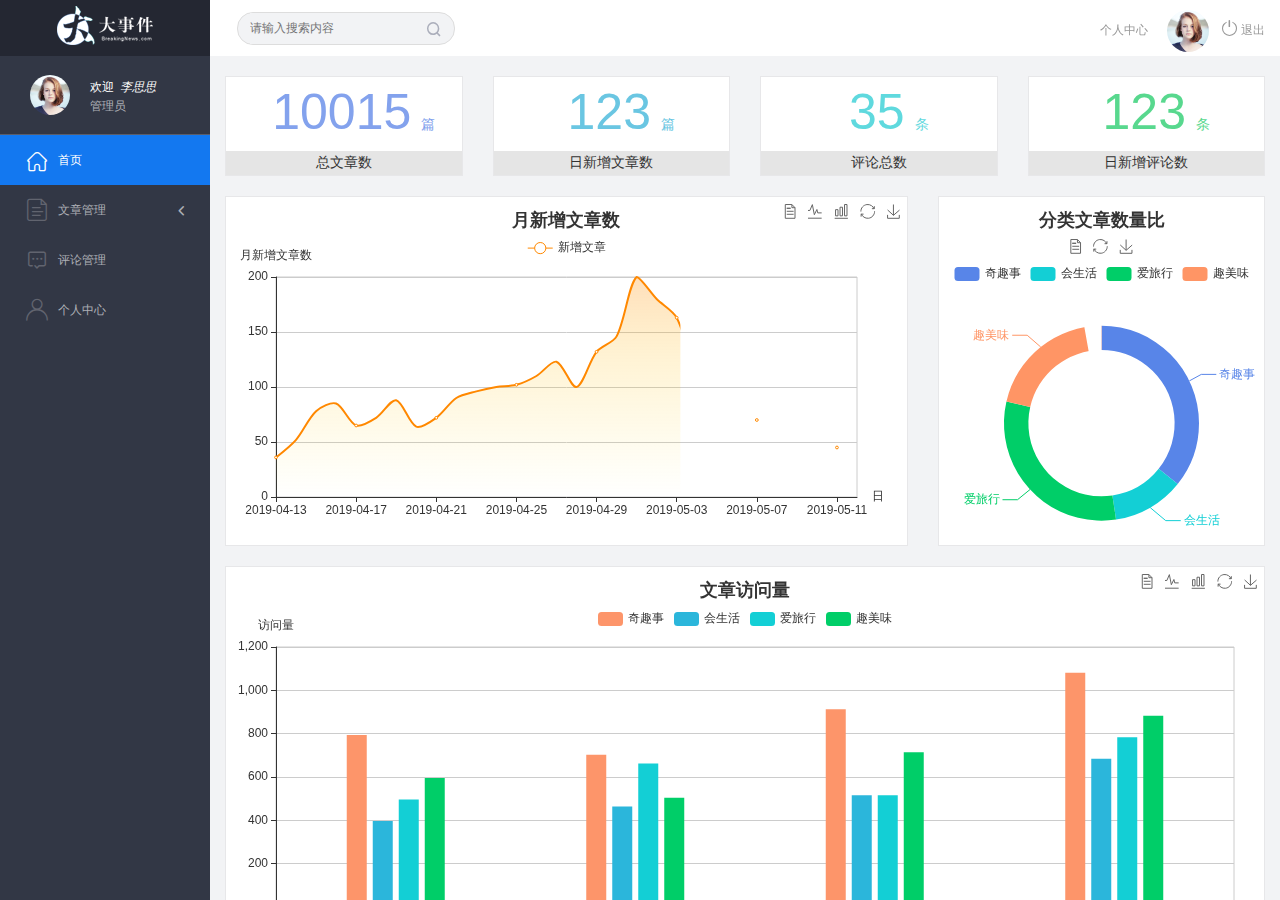
<file: web_back/index.html>
<!DOCTYPE html>
<html lang="en">

<head>
    <meta charset="UTF-8">
    <meta name="viewport" content="width=device-width, initial-scale=1.0">
    <meta http-equiv="X-UA-Compatible" content="ie=edge">
    <title>大事件-后台首页</title>
    <link rel="stylesheet" href="js/bootstrap/css/bootstrap.min.css">
    <link rel="stylesheet" href="css/reset.css">
    <link rel="stylesheet" href="css/iconfont.css">
    <link rel="stylesheet" href="css/main.css">
    <script src="js/jquery-1.12.4.min.js"></script>
    <script src="./js/bootstrap/js/bootstrap.min.js"></script>
</head>

<body>
    <div class="sider">
        <a href="#" class="logo"><img src="images/logo02.png" alt="logo"></a>
        <div class="user_info">
            <img src="images/2.jpg" alt="person">
            <span>欢迎&nbsp;&nbsp;<em>李思思</em></span>
            <b>管理员</b>
        </div>
        <div class="menu">
            <div class="level01 active"><a href="main_count.html" target="main_frame"><i
                        class="iconfont icon-yidiandiantubiao04"></i><span>首页</span></a></div>
            <div class="level01"><a href="#"><i class="iconfont icon-icon-article"></i><span>文章管理</span><b
                        class="iconfont icon-arrowdownl"></b></a></div>
            <ul class="level02">
                <li><a href="article_list.html" target="main_frame"><i
                            class="iconfont icon-previewright"></i><span>文章列表</span></a></li>
                <li><a href="article_release.html" target="main_frame"><i
                            class="iconfont icon-previewright"></i><span>发表文章</span></a></li>
                <li><a href="article_category.html" target="main_frame"><i
                            class="iconfont icon-previewright"></i><span>文章类别管理</span></a></li>
            </ul>

            <div class="level01"><a href="comment_list.html" target="main_frame"><i
                        class="iconfont icon-comment"></i><span>评论管理</span></a></div>
            <div class="level01"><a href="user.html" target="main_frame"><i
                        class="iconfont icon-user"></i><span>个人中心</span></a></div>
        </div>
    </div>

    <div class="header_bar">
        <form class="search_form">
            <input type="text" placeholder="请输入搜索内容">
            <i class="iconfont icon-search"></i>
        </form>
        <div class="user_center_link">
            <a href="user.html" onclick="setMenu(3,0)" target="main_frame">个人中心</a>
            <img src="images/2.jpg" alt="person">
            <a href="#"><i class="iconfont icon-tuichu"></i> 退出</a>
        </div>
    </div>

    <div class="main" id="main_body">
        <iframe src="main_count.html" frameborder="0" id="main_frame" name="main_frame" frameborder="0"
            scrolling="auto"></iframe>
    </div>
    <!-- Modal -->
    <div class="modal fade" id="myModal" tabindex="-1" role="dialog" aria-labelledby="myModalLabel">
        <div class="modal-dialog" role="document">
            <div class="modal-content">
                <div class="modal-header">
                    <button type="button" class="close" data-dismiss="modal" aria-label="Close"><span
                            aria-hidden="true">&times;</span></button>
                    <h4 class="modal-title" id="myModalLabel">提示:</h4>
                </div>
                <div class="modal-body"></div>
                <div class="modal-footer">
                    <button type="button" class="btn btn-default" data-dismiss="modal">关闭</button>
                    <button type="button" class="btn btn-primary leave">离开</button>
                </div>
            </div>
        </div>
    </div>



    <script>
        var $level01 = $('.level01');
        var $subli = $('.level02 li')
        $level01.click(function () {
            $level01.not($(this)).removeClass('active');
            $(this).addClass('active');

            if ($(this).next().hasClass('level02')) {
                $(this).next().slideToggle();
                $(this).find('b').toggleClass('rotate0');
            } else {
                $subli.removeClass('active');
            }
        })

        $subli.click(function () {
            $subli.not($(this)).removeClass('active');
            $(this).addClass('active');

            if (!$(this).parent().prev().hasClass('active')) {
                $level01.removeClass('active');
                $(this).parent().prev().addClass('active');
            }
        })

        function resizeFrame() {
            var frame_w = $('#main_body').outerWidth();
            var frame_h = $('#main_body').outerHeight();
            $('#main_frame').css({ 'width': frame_w, 'height': frame_h });
        }

        resizeFrame();

        $(window).resize(function () {
            resizeFrame();
        })


        function setMenu(m, n) {
            $level01.eq(m).addClass('active').siblings().not('.level02').removeClass('active');
            if (m != 1) {
                $('.level02').slideUp();
            } else {
                $('.level02').slideDown();
                $('.level02').children().eq(n).addClass('active').siblings().removeClass('active');
            }
        }

    </script>

    <script>
        $(function () {
            $(".icon-tuichu").parent().click(function () {
                $(".modal-body").text("您确定要离开吗?");
                $('#myModal').modal();
            })
            $(".leave").click(function () {
                $.ajax({
                    url: 'http://localhost:8000/admin/logout',/*ajax接口请求地址*/
                    type: 'post',/*ajax接口请求方法(get/post)*/
                    success: function (back) {
                        console.log(back);
                        if (back.code == 200) {
                            window.location.href = "./login.html";
                        }
                    }
                })
            })
            $.ajax({
                url: 'http://localhost:8000/admin/getuser',
                type: 'get',/*get/post*/
                dataType: 'json',
                success: function (back) {
                    //调用方法template('id', back)
                    // console.log(back);
                    $(".user_info img").attr("src", back.data.user_pic);
                    $(".user_info em").html(back.data.nickname);
                    $(".user_center_link img").attr("src", back.data.user_pic)
                }
            })
        })
    </script>
</body>

</html>
</file>
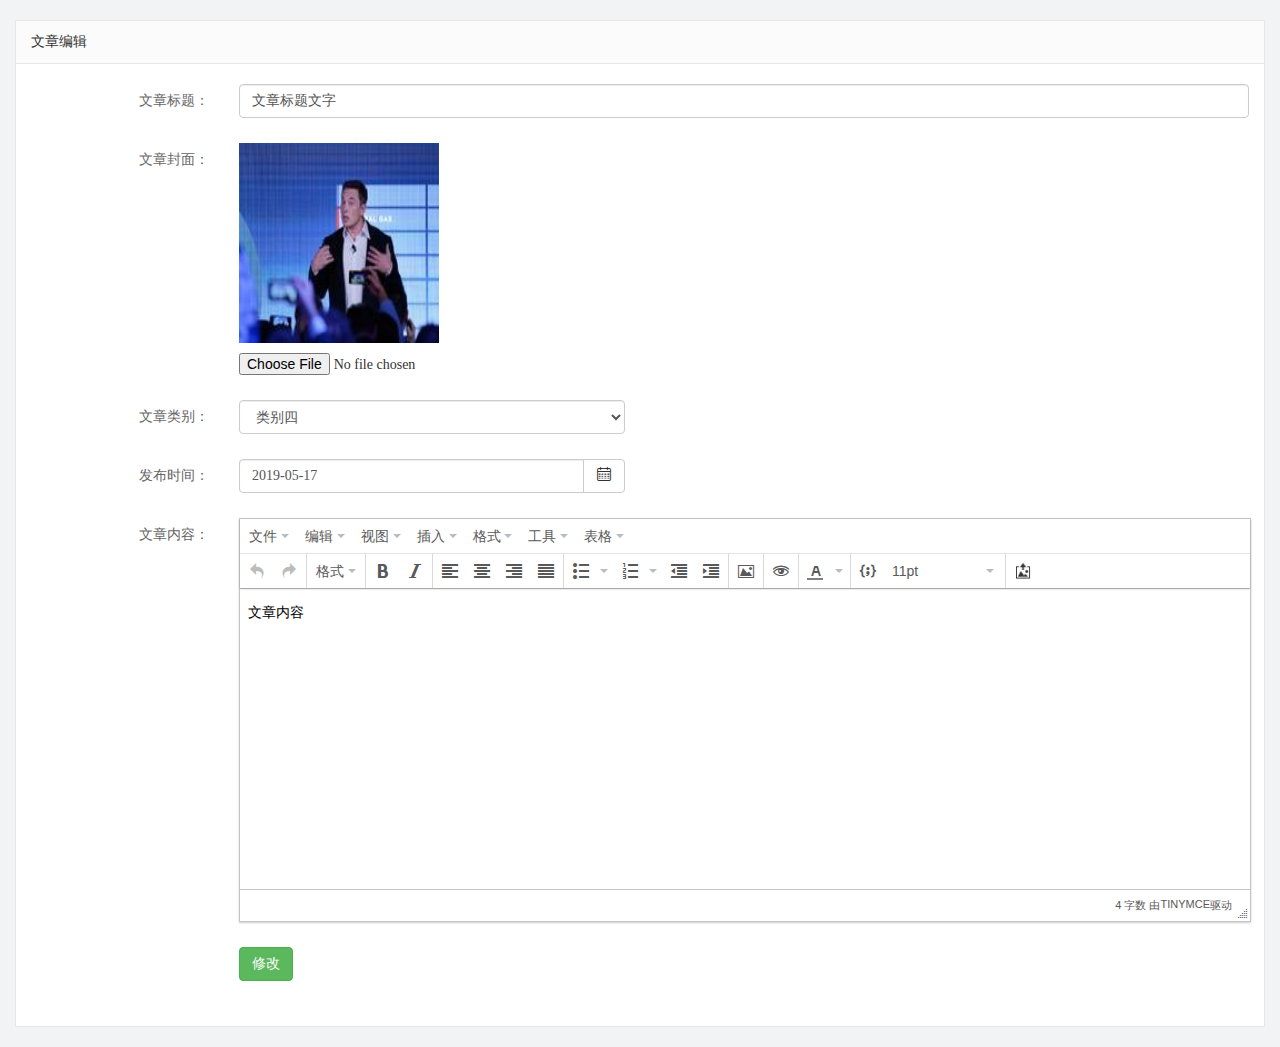
<file: web_back/article_edit.html>
<!DOCTYPE html>
<html lang="en">

<head>
    <meta charset="UTF-8">
    <meta name="viewport" content="width=device-width, initial-scale=1.0">
    <meta http-equiv="X-UA-Compatible" content="ie=edge">
    <title>文章列表</title>
    <link rel="stylesheet" href="js/bootstrap/css/bootstrap.min.css">
    <link rel="stylesheet" href="css/reset.css">
    <link rel="stylesheet" href="css/iconfont.css">
    <link rel="stylesheet" href="css/main.css">
    <link type="text/css" rel="stylesheet" href="js/jedate/css/jedate.css">
    <script src="js/jquery-1.12.4.min.js"></script>
    <script src="js/jedate/js/jedate.js"></script>
    <script src="js/tinymce/js/tinymce/tinymce.min.js"></script>
    <script src="js/tinymce/js/tinymce_setup.js"></script>
</head>

<body>
    <div class="container-fluid">
        <div class="common_title">
            文章编辑
        </div>
        <div class="container-fluid common_con">
            <form class="form-horizontal article_form">
                <div class="form-group">
                    <label for="inputEmail3" class="col-sm-2 control-label">文章标题：</label>
                    <div class="col-sm-10">
                        <input type="email" class="form-control" id="inputEmail3" value="文章标题文字">
                    </div>
                </div>
                <div class="form-group">
                    <label for="inputPassword3" class="col-sm-2 control-label">文章封面：</label>
                    <div class="col-sm-10">
                        <img src="images/pic06.jpg" class="article_cover">
                        <input type="file" id="exampleInputFile">
                    </div>
                </div>
                <div class="form-group">
                    <label for="inputEmail3" class="col-sm-2 control-label">文章类别：</label>
                    <div class="col-sm-4">
                        <select class="form-control">
                            <option>类别一</option>
                            <option>类别二</option>
                            <option>类别三</option>
                            <option selected>类别四</option>
                            <option>类别五</option>
                        </select>
                    </div>
                </div>
                <div class="form-group">
                    <label for="inputEmail3" class="col-sm-2 control-label">发布时间：</label>
                    <div class="col-sm-4">

                        <div class="input-group">
                            <input type="text" class="form-control" value="2019-05-17" id="dateinput">
                            <span class="input-group-btn">
                                <button class="btn btn-default" type="button"
                                    onclick="jeDate('#dateinput',{trigger:false,format: 'YYYY-MM-DD'})"><i
                                        class="iconfont icon-icondate"></i></button>
                            </span>
                        </div>
                    </div>
                </div>
                <div class="form-group">
                    <label for="inputEmail3" class="col-sm-2 control-label">文章内容：</label>
                    <div class="col-sm-10">
                        <input type="text" class="form-control" id="rich_content" name="content" placeholder="文章内容" value="文章内容">
                    </div>
                </div>
                <div class="form-group">
                    <div class="col-sm-offset-2 col-sm-10">
                        <button type="submit" class="btn btn-success">修改</button>
                    </div>
                </div>
            </form>
        </div>
    </div>

</body>

</html>
</file>
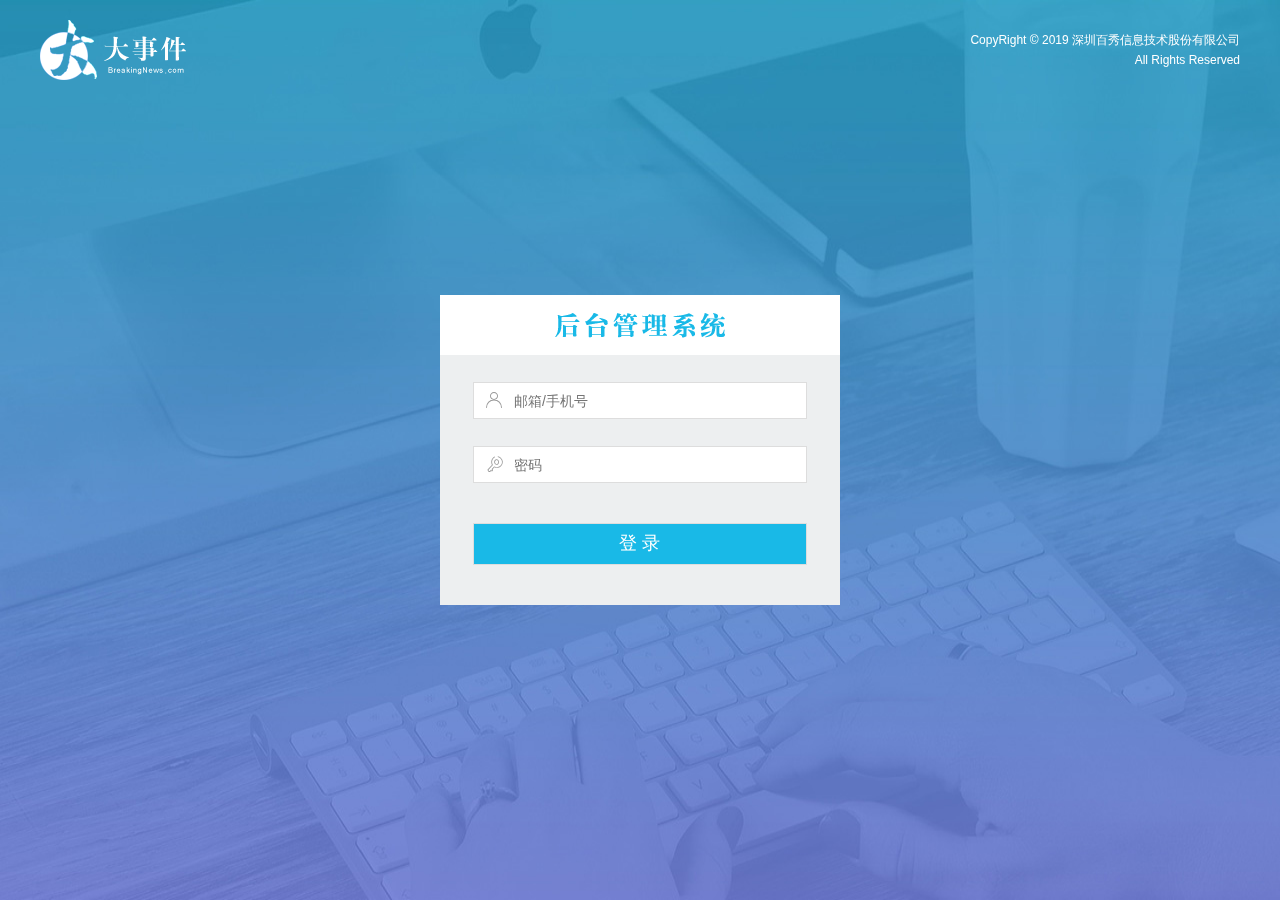
<file: web_back/login.html>
<!DOCTYPE html>
<html lang="en">

<head>
    <meta charset="UTF-8">
    <meta name="viewport" content="width=device-width, initial-scale=1.0">
    <meta http-equiv="X-UA-Compatible" content="ie=edge">
    <title>大事件-后台登录页</title>
    <link rel="stylesheet" type="text/css" href="css/reset.css">
    <link rel="stylesheet" type="text/css" href="css/iconfont.css">
    <link rel="stylesheet" type="text/css" href="css/main.css">
    <link rel="stylesheet" href="./js/bootstrap/css/bootstrap.min.css">
</head>

<body>
    <div class="main_wrap">
        <div class="header">
            <a href="#" class="logo"><img src="images/logo.png" alt=""></a>
            <div class="copyright">CopyRight © 2019 深圳百秀信息技术股份有限公司<br>All Rights Reserved</div>
        </div>

        <div class="login_form_con">
            <div class="login_title"></div>
            <form class="login_form">
                <i class="iconfont icon-user"></i>
                <i class="iconfont icon-key"></i>
                <input type="text" class="input_txt" placeholder="邮箱/手机号">
                <input type="password" class="input_pass" placeholder="密码">
                <input type="submit" class="input_sub" value="登 录">
            </form>
        </div>

    </div>
    <!-- Modal -->
    <div class="modal fade" id="myModal" tabindex="-1" role="dialog" aria-labelledby="myModalLabel">
        <div class="modal-dialog" role="document">
            <div class="modal-content">
                <div class="modal-header">
                    <button type="button" class="close" data-dismiss="modal" aria-label="Close"><span
                            aria-hidden="true">&times;</span></button>
                    <h4 class="modal-title" id="myModalLabel">提示:</h4>
                </div>
                <div class="modal-body"></div>
                <div class="modal-footer">
                    <button type="button" class="btn btn-default" data-dismiss="modal">关闭</button>
                </div>
            </div>
        </div>
    </div>

    <script src="./js/jquery-1.12.4.min.js"></script>
    <script src="./js/bootstrap/js/bootstrap.min.js"></script>
    <script>
        $(".input_sub").click(function (e) {
            e.preventDefault();
            var name = $(".input_txt").val();
            var password = $(".input_pass").val();
            if (name == "" || password == "") {
                $(".modal-body").text("请输入用户名和密码");
                $('#myModal').modal();
                return;
            }
            $.ajax({
                url: 'http://localhost:8000/admin/login',/*ajax接口请求地址*/
                type: 'post',/*ajax接口请求方法(get/post)*/
                data: {
                    user_name: name,
                    password: password
                },/*ajax接口请求参数*/
                dataType: 'json',
                success: function (back) {
                    //调用方法template('id', back)
                    console.log(back);
                    if (back.code == 400) {
                        $(".modal-body").text("用户名或密码错误,请重新输入");
                        $('#myModal').modal();
                    } else if (back.code == 200) {
                        window.location.href = "./index.html";
                    }
                }
            })
        })
    </script>
</body>

</html>
</file>
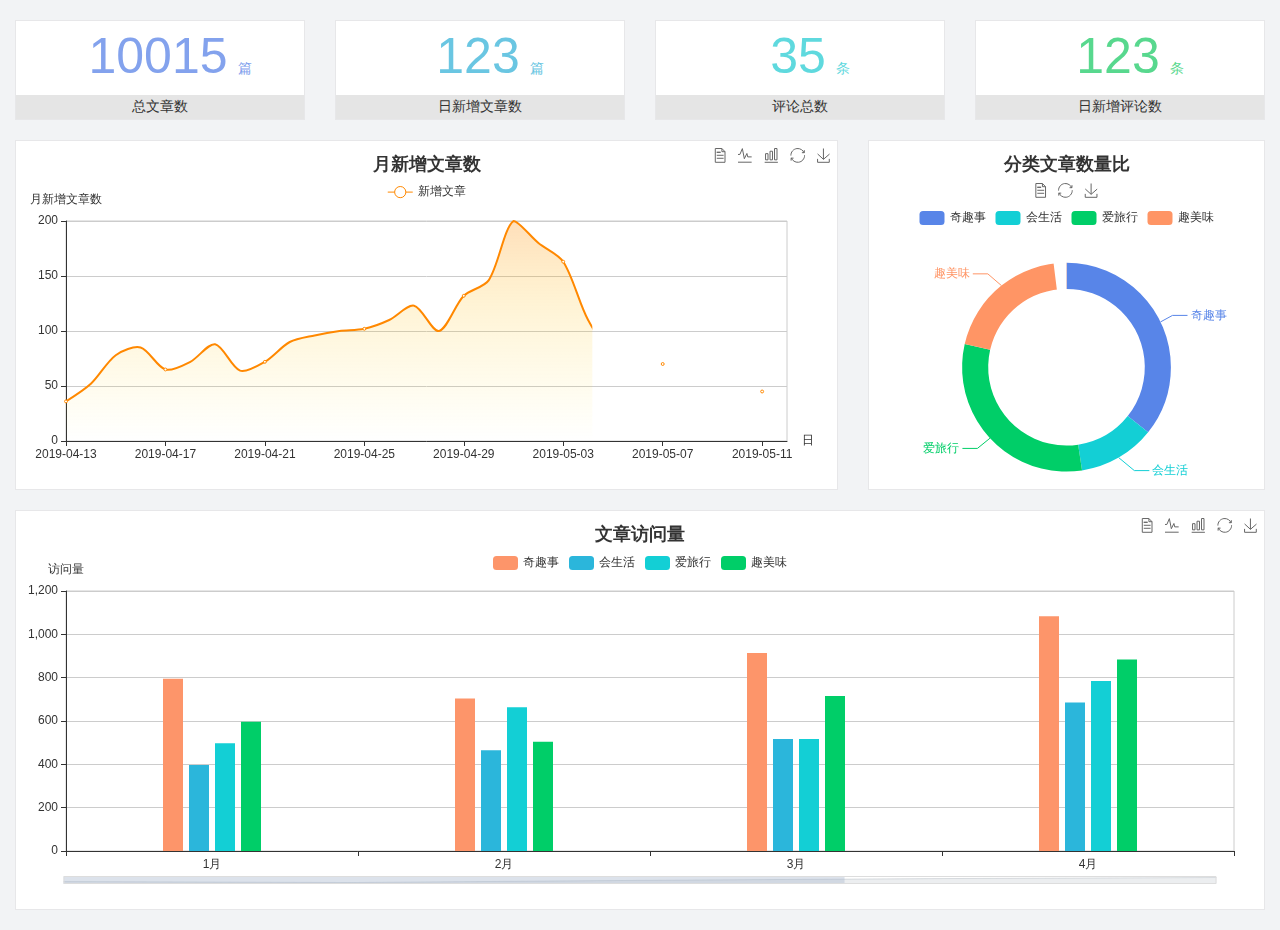
<file: web_back/main_count.html>
<!DOCTYPE html>
<html lang="en">

<head>
    <meta charset="UTF-8">
    <meta name="viewport" content="width=device-width, initial-scale=1.0">
    <meta http-equiv="X-UA-Compatible" content="ie=edge">
    <title>图表统计</title>
    <link rel="stylesheet" href="js/bootstrap/css/bootstrap.min.css">
    <link rel="stylesheet" href="css/reset.css">
    <link rel="stylesheet" href="css/iconfont.css">
    <link rel="stylesheet" href="css/main.css">
    <script src="js/jquery-1.12.4.min.js"></script>
    <script type="text/javascript" src="js/echarts.min.js"></script>
</head>

<body>
    <div class="container-fluid">
        <div class="row spannel_list">
            <div class="col-sm-3 col-xs-6">
                <div class="spannel">
                    <em>10015</em><span>篇</span>
                    <b>总文章数</b>
                </div>
            </div>
            <div class="col-sm-3 col-xs-6">
                <div class="spannel scolor01">
                    <em>123</em><span>篇</span>
                    <b>日新增文章数</b>
                </div>
            </div>
            <div class="col-sm-3 col-xs-6">
                <div class="spannel scolor02">
                    <em>35</em><span>条</span>
                    <b>评论总数</b>
                </div>
            </div>
            <div class="col-sm-3 col-xs-6">
                <div class="spannel scolor03">
                    <em>123</em><span>条</span>
                    <b>日新增评论数</b>
                </div>
            </div>
        </div>
    </div>

    <div class="container-fluid">
        <div class="row curve-pie">
            <div class="col-lg-8 col-md-8">
                <div class="gragh_pannel" id="curve_show"></div>
            </div>
            <div class="col-lg-4 col-md-4">
                <div class="gragh_pannel"  id="pie_show"></div>
            </div>
        </div>
    </div>

    <div class="container-fluid">
        <div class="column_pannel"  id="column_show"></div>
    </div>

    <script>
        var oChart = echarts.init(document.getElementById('curve_show'));
        var aList_all = [
          {'count':36,'date':'2019-04-13'},
          {'count':52,'date':'2019-04-14'},
          {'count':78,'date':'2019-04-15'},
          {'count':85,'date':'2019-04-16'},
          {'count':65,'date':'2019-04-17'},
          {'count':72,'date':'2019-04-18'},
          {'count':88,'date':'2019-04-19'},
          {'count':64,'date':'2019-04-20'},
          {'count':72,'date':'2019-04-21'},
          {'count':90,'date':'2019-04-22'},
          {'count':96,'date':'2019-04-23'},
          {'count':100,'date':'2019-04-24'},
          {'count':102,'date':'2019-04-25'},
          {'count':110,'date':'2019-04-26'},
          {'count':123,'date':'2019-04-27'},
          {'count':100,'date':'2019-04-28'},
          {'count':132,'date':'2019-04-29'},
          {'count':146,'date':'2019-04-30'},
          {'count':200,'date':'2019-05-01'},
          {'count':180,'date':'2019-05-02'},
          {'count':163,'date':'2019-05-03'},
          {'count':110,'date':'2019-05-04'},
          {'count':80,'date':'2019-05-05'},
          {'count':82,'date':'2019-05-06'},
          {'count':70,'date':'2019-05-07'},
          {'count':65,'date':'2019-05-08'},
          {'count':54,'date':'2019-05-09'},
          {'count':40,'date':'2019-05-10'},
          {'count':45,'date':'2019-05-11'},
          {'count':38,'date':'2019-05-12'},
        ];

        let aCount = [];
        let aDate = [];

        for(var i=0;i<aList_all.length;i++){
            aCount.push(aList_all[i].count);
            aDate.push(aList_all[i].date);
        }

        var chartopt = {
                  title:{
                      text: '月新增文章数',
                      left: 'center',
                      top: '10'
                  },
                  tooltip:{
                      trigger: 'axis'
                  },
                  legend: {
                      data:['新增文章'],
                      top: '40'
                  },
                  toolbox: {
                      show : true,
                      feature : {
                          mark : {show: true},
                          dataView : {show: true, readOnly: false},
                          magicType : {show: true, type: ['line','bar']},
                          restore : {show: true},
                          saveAsImage : {show: true}
                      }
                  },
                  calculable : true,               
                  xAxis : [
                      {
                          name: '日',
                          type : 'category',
                          boundaryGap : false,
                          data :aDate
                      }
                  ],        
                  yAxis : [
                      {
                          name: '月新增文章数',
                          type : 'value'
                      }
                  ],      
                  series : [
					        {
					            name:'新增文章',
					            type:'line',
					            smooth:true,
					            itemStyle: {normal: {areaStyle: {type: 'default'}, color: '#f80'}, lineStyle: {color: '#f80'}},
					            data:aCount
                            }],
                            areaStyle:{
						        normal:{
						            color: new echarts.graphic.LinearGradient(0, 0, 0, 1, [{
						                offset: 0,
						                color: 'rgba(255,136,0,0.39)'
						            }, {
						                offset: .34,
						                color: 'rgba(255,180,0,0.25)'
						            },{
						                offset: 1,
						                color: 'rgba(255,222,0,0.00)'
						            }])

						        }
						    },
                  grid: {
                      show: true,             
                      x:50,
                      x2:50,
                      y:80,
                      height:220
                  }                 
            };

        oChart.setOption(chartopt);


        var oPie = echarts.init(document.getElementById('pie_show'));
        var oPieopt =  
        {
          title : {
              top:10,
              text: '分类文章数量比',
              x:'center'
          },
          tooltip : {
              trigger: 'item',
              formatter: "{a} <br/>{b} : {c} ({d}%)"
          },
          color:['#5885e8','#13cfd5','#00ce68','#ff9565'],
          legend: {
              x : 'center',
              top:65,
              data:['奇趣事','会生活','爱旅行','趣美味']
          },
          toolbox: {
              show : true,
              x : 'center',
              top:35,
              feature : {
                  mark : {show: true},
                  dataView : {show: true, readOnly: false},
                  magicType : {
                      show: true, 
                      type: ['pie', 'funnel'],
                      option: {
                          funnel: {
                              x: '25%',
                              width: '50%',
                              funnelAlign: 'left',
                              max: 1548
                          }
                      }
                  },
                  restore : {show: true},
                  saveAsImage : {show: true}
              }
          },
          calculable : true,
          series : [
              {
                  name:'访问来源',
                  type:'pie',
                  radius: ['45%', '60%'],
                  center: ['50%', '65%'],
                  data:[
                      {value:300, name:'奇趣事'},
                      {value:100, name:'会生活'},
                      {value:260, name:'爱旅行'},                   
                      {value:180,name:'趣美味'}
                  ]
              }
          ]
      };
      oPie.setOption(oPieopt);



      var oColumn = this.echarts.init(document.getElementById('column_show'));
        var oColumnopt =  
              {
                title:{
                    text: '文章访问量',
                    left: 'center',
                    top: '10'
              },
                tooltip : {
                    trigger: 'axis'
                },
                legend: {
                    data:['奇趣事','会生活','爱旅行','趣美味'],
                    top:'40'          
                },
                toolbox: {
                    show : true,
                    feature : {
                        mark : {show: true},
                        dataView : {show: true, readOnly: false},
                        magicType : {show: true, type: ['line', 'bar']},
                        restore : {show: true},
                        saveAsImage : {show: true}
                    }
                },
                calculable : true,
               xAxis : [
                    {
                        type : 'category',
                        data : ['1月','2月','3月','4月','5月']
                    }
                ],
                yAxis : [
                    {
                        name : '访问量',
                        type : 'value'
                    }
                ],
                series : [
                    {
                        name:'奇趣事',
                        type:'bar',
                        barWidth:20, 
                        itemStyle:{
                           normal: {areaStyle: {type: 'default'}, color: '#fd956a'}
                        },
                        data:[800, 708, 920, 1090, 1200]
                    },
                    {
                        name:'会生活',
                        type:'bar',
                        barWidth:20, 
                        itemStyle:{
                           normal: {areaStyle: {type: 'default'}, color: '#2bb6db'}
                        },
                        data:[400, 468, 520, 690, 800]
                    },
                    {
                        name:'爱旅行',
                        type:'bar',
                        barWidth:20, 
                        itemStyle:{
                           normal: {areaStyle: {type: 'default'}, color: '#13cfd5'}
                        },
                        data:[500, 668, 520, 790, 900]
                    },
                    {
                        name:'趣美味',
                        type:'bar',
                        barWidth:20, 
                        itemStyle:{
                           normal: {areaStyle: {type: 'default'}, color: '#00ce68'}
                        },
                        data:[600, 508, 720, 890, 1000]
                    }
                ],
                grid: {
                    show: true, 
                    x:50,
                    x2:30,            
                    y:80,
                    height:260
                },
                dataZoom: [//给x轴设置滚动条
                 {
                     start:0,//默认为0
                     end: 100-1000/31,//默认为100
                     type: 'slider',
                     show: true,
                     xAxisIndex: [0],
                     handleSize: 0,//滑动条的 左右2个滑动条的大小
                     height:8,//组件高度
                     left:45, //左边的距离
                     right:50,//右边的距离
                     bottom: 26,//右边的距离
                     handleColor: '#ddd',//h滑动图标的颜色
                     handleStyle: {
                         borderColor: "#cacaca",
                         borderWidth: "1",
                         shadowBlur: 2,
                         background: "#ddd",
                         shadowColor: "#ddd",
                     }
                  }]
            };
            oColumn.setOption(oColumnopt);

    </script>


</body>

</html>
</file>
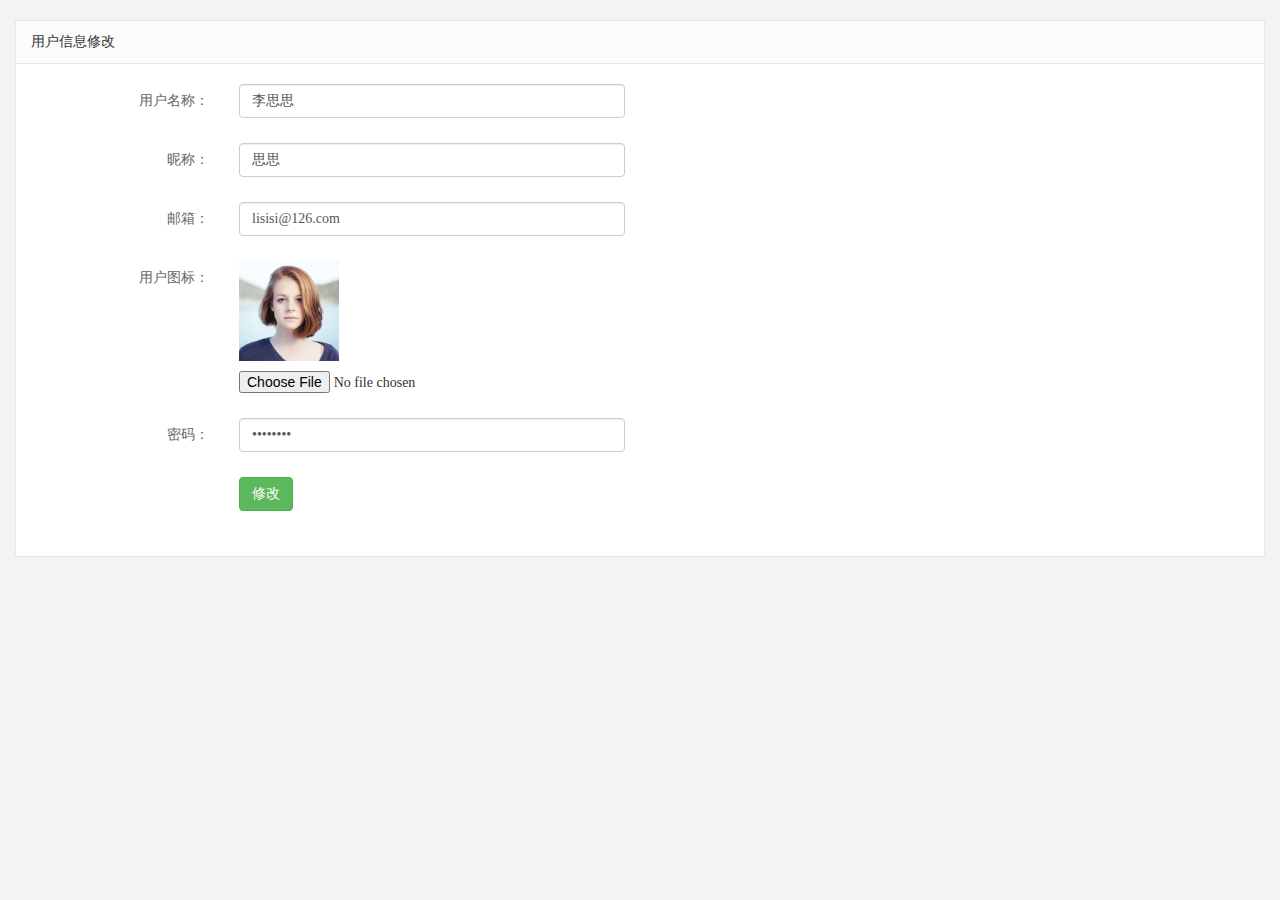
<file: web_back/user.html>
<!DOCTYPE html>
<html lang="en">

<head>
    <meta charset="UTF-8">
    <meta name="viewport" content="width=device-width, initial-scale=1.0">
    <meta http-equiv="X-UA-Compatible" content="ie=edge">
    <title>文章列表</title>
    <link rel="stylesheet" href="js/bootstrap/css/bootstrap.min.css">
    <link rel="stylesheet" href="css/reset.css">
    <link rel="stylesheet" href="css/iconfont.css">
    <link rel="stylesheet" href="css/main.css">
    <script src="js/jquery-1.12.4.min.js"></script>

</head>

<body>
    <div class="container-fluid">
        <div class="common_title">
            用户信息修改
        </div>
        <div class="container-fluid common_con">
            <form class="form-horizontal article_form">
                <div class="form-group">
                    <label for="inputEmail3" class="col-sm-2 control-label">用户名称：</label>
                    <div class="col-sm-4">
                        <input type="text" class="form-control username" name="username" value="李思思">
                    </div>
                </div>
                <div class="form-group">
                    <label for="inputEmail3" class="col-sm-2 control-label">昵称：</label>
                    <div class="col-sm-4">
                        <input type="text" class="form-control nickname" name="nickname" value="思思">
                    </div>
                </div>
                <div class="form-group">
                    <label for="inputEmail3" class="col-sm-2 control-label">邮箱：</label>
                    <div class="col-sm-4">
                        <input type="text" class="form-control email" name="email" value="lisisi@126.com">
                    </div>
                </div>

                <div class="form-group">
                    <label for="inputPassword3" class="col-sm-2 control-label">用户图标：</label>
                    <div class="col-sm-10">
                        <img src="images/2.jpg" alt="" class="user_pic">
                        <input type="file" id="exampleInputFile" name="user_pic">
                    </div>
                </div>

                <div class="form-group">
                    <label for="inputEmail3" class="col-sm-2 control-label">密码：</label>
                    <div class="col-sm-4">
                        <input type="password" class="form-control password" name="password" value="12345678">
                    </div>
                </div>


                <div class="form-group">
                    <div class="col-sm-offset-2 col-sm-10">
                        <button type="submit" class="btn btn-success">修改</button>
                    </div>
                </div>
            </form>
        </div>
    </div>

    <script>
        $(function () {
            $.ajax({
                url: 'http://localhost:8000/admin/userinfo_get',
                type: 'get',/*get/post*/
                dataType: 'json',
                success: function (back) {
                    //调用方法template('id', back)
                    // console.log(back);
                    for (const key in back.data) {
                        $("input." + key).val(back.data[key]);
                    }
                    // $(".nickname").val(back.data.nickname)
                    $(".user_pic").attr("src", back.data.user_pic);
                }
            })
            $("#exampleInputFile").change(function () {
                var file = this.files[0];
                var url = URL.createObjectURL(file);
                $(this).prev().attr("src", url);
            })
            $(".btn-success").click(function (e) {
                e.preventDefault();
                //实例化一个FormData对象（表单标签必须是一个dom对象）
                var formData = new FormData($('form')[0])
                $.ajax({
                    url: 'http://localhost:8000/admin/userinfo_edit',
                    type: 'post',
                    data: formData,
                    contentType: false,
                    processData: false,
                    success: function (back) {
                        //调用方法template('id', back)
                        console.log(back);
                        // window.location.href = "./index.html";
                    }
                })
            })
        })
    </script>
</body>

</html>
</file>
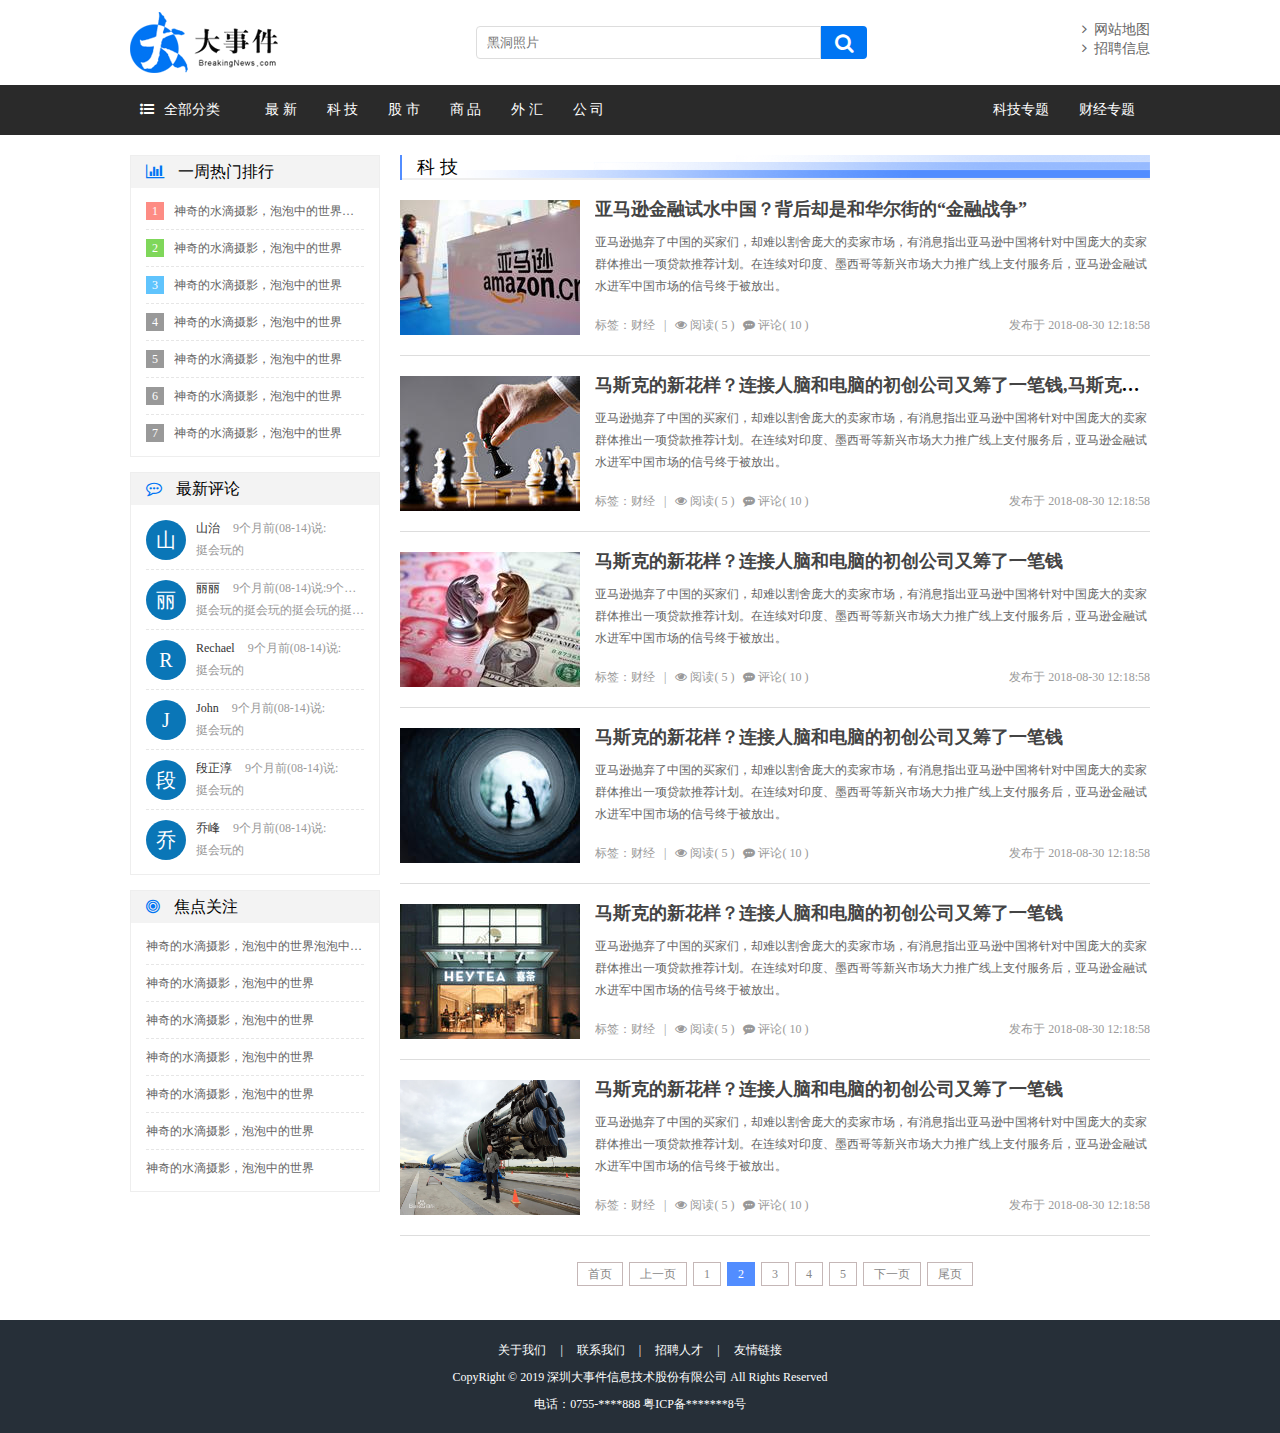
<file: web_front/list.html>
<!DOCTYPE html>
<html lang="en">

<head>
    <meta charset="UTF-8">
    <meta name="viewport" content="width=device-width, initial-scale=1.0">
    <meta http-equiv="X-UA-Compatible" content="ie=edge">
    <title>大事件-列表页</title>
    <link rel="stylesheet" type="text/css" href="css/reset.css">
    <link rel="stylesheet" href="css/font-awesome.min.css">
    <link rel="stylesheet" type="text/css" href="css/jquery.pagination.css">
    <link rel="stylesheet" type="text/css" href="css/main.css">
    <script type="text/javascript" src="js/jquery-1.12.4.min.js"></script>
	<script type="text/javascript" src="js/jquery.pagination.min.js"></script>
</head>

<body>
    <div class="header">
        <a href="#" class="logo fl"><img src="images/logo.png" alt="logo"></a>
        <div class="search_form fl">
            <input type="text" class="search_txt" placeholder="黑洞照片">
            <button class="search_btn"><i class="fa fa-search"></i></button>
        </div>
        <div class="link_info fr">
            <a href="#"><i class="fa fa-angle-right"></i>&nbsp;&nbsp;网站地图</a><br>
            <a href="#"><i class="fa fa-angle-right"></i>&nbsp;&nbsp;招聘信息</a>
        </div>
    </div>

    <div class="menu_con">
        <div class="menu">
            <div class="menu_collapse fl">
                <a href="javascript:;" class="level_one"><i class="fa fa-list-ul"></i>全部分类</a>
                <ul class="level_two">
                    <li class="up"></li>
                    <li><a href="#">最 新</a></li>
                    <li><a href="#">科 技</a></li>
                    <li><a href="#">股 市</a></li>
                    <li><a href="#">商 品</a></li>
                    <li><a href="#">外 汇</a></li>
                    <li><a href="#">公 司</a></li>
                </ul>
            </div>
            <ul class="left_menu fl">
                <li><a href="#">最 新</a></li>
                <li><a href="#">科 技</a></li>
                <li><a href="#">股 市</a></li>
                <li><a href="#">商 品</a></li>
                <li><a href="#">外 汇</a></li>
                <li><a href="#">公 司</a></li>
            </ul>
            <ul class="right_menu fr">
                <li><a href="#">科技专题</a></li>
                <li><a href="#">财经专题</a></li>
            </ul>
        </div>
    </div>

    <div class="main_con clearfix">
        <div class="left_con setfr">

            <div class="list_title">
                <h3>科 技</h3>
            </div>

            <div class="common_news_list">
                <a href="#" class="list_pic"><img src="images/pic09.jpg" alt=""></a>
                <h4><a href="#">亚马逊金融试水中国？背后却是和华尔街的“金融战争” </a></h4>
                <p>亚马逊抛弃了中国的买家们，却难以割舍庞大的卖家市场，有消息指出亚马逊中国将针对中国庞大的卖家群体推出一项贷款推荐计划。在连续对印度、墨西哥等新兴市场大力推广线上支付服务后，亚马逊金融试水进军中国市场的信号终于被放出。
                </p>
                <div class="new_info">
                    <span>标签：财经&nbsp;&nbsp;&nbsp;|&nbsp;&nbsp;&nbsp;<i class="fa fa-eye"></i>&nbsp;阅读( 5
                        )&nbsp;&nbsp;&nbsp;<i class="fa fa-commenting"></i>&nbsp;评论( 10 )</span>
                    <b>发布于 2018-08-30 12:18:58</b>
                </div>
            </div>

            <div class="common_news_list">
                <a href="#" class="list_pic"><img src="images/pic03.jpg" alt=""></a>
                <h4><a href="#">马斯克的新花样？连接人脑和电脑的初创公司又筹了一笔钱,马斯克的新花样？连接人脑和电脑的初创公司又筹了一笔钱</a></h4>
                <p>亚马逊抛弃了中国的买家们，却难以割舍庞大的卖家市场，有消息指出亚马逊中国将针对中国庞大的卖家群体推出一项贷款推荐计划。在连续对印度、墨西哥等新兴市场大力推广线上支付服务后，亚马逊金融试水进军中国市场的信号终于被放出。
                </p>
                <div class="new_info">
                    <span>标签：财经&nbsp;&nbsp;&nbsp;|&nbsp;&nbsp;&nbsp;<i class="fa fa-eye"></i>&nbsp;阅读( 5
                        )&nbsp;&nbsp;&nbsp;<i class="fa fa-commenting"></i>&nbsp;评论( 10 )</span>
                    <b>发布于 2018-08-30 12:18:58</b>
                </div>
            </div>

            <div class="common_news_list">
                <a href="#" class="list_pic"><img src="images/pic05.jpg" alt=""></a>
                <h4><a href="#">马斯克的新花样？连接人脑和电脑的初创公司又筹了一笔钱</a></h4>
                <p>亚马逊抛弃了中国的买家们，却难以割舍庞大的卖家市场，有消息指出亚马逊中国将针对中国庞大的卖家群体推出一项贷款推荐计划。在连续对印度、墨西哥等新兴市场大力推广线上支付服务后，亚马逊金融试水进军中国市场的信号终于被放出。
                </p>
                <div class="new_info">
                    <span>标签：财经&nbsp;&nbsp;&nbsp;|&nbsp;&nbsp;&nbsp;<i class="fa fa-eye"></i>&nbsp;阅读( 5
                        )&nbsp;&nbsp;&nbsp;<i class="fa fa-commenting"></i>&nbsp;评论( 10 )</span>
                    <b>发布于 2018-08-30 12:18:58</b>
                </div>
            </div>

            <div class="common_news_list">
                <a href="#" class="list_pic"><img src="images/pic07.jpg" alt=""></a>
                <h4><a href="#">马斯克的新花样？连接人脑和电脑的初创公司又筹了一笔钱</a></h4>
                <p>亚马逊抛弃了中国的买家们，却难以割舍庞大的卖家市场，有消息指出亚马逊中国将针对中国庞大的卖家群体推出一项贷款推荐计划。在连续对印度、墨西哥等新兴市场大力推广线上支付服务后，亚马逊金融试水进军中国市场的信号终于被放出。
                </p>
                <div class="new_info">
                    <span>标签：财经&nbsp;&nbsp;&nbsp;|&nbsp;&nbsp;&nbsp;<i class="fa fa-eye"></i>&nbsp;阅读( 5
                        )&nbsp;&nbsp;&nbsp;<i class="fa fa-commenting"></i>&nbsp;评论( 10 )</span>
                    <b>发布于 2018-08-30 12:18:58</b>
                </div>
            </div>

            <div class="common_news_list">
                <a href="#" class="list_pic"><img src="images/pic10.jpg" alt=""></a>
                <h4><a href="#">马斯克的新花样？连接人脑和电脑的初创公司又筹了一笔钱</a></h4>
                <p>亚马逊抛弃了中国的买家们，却难以割舍庞大的卖家市场，有消息指出亚马逊中国将针对中国庞大的卖家群体推出一项贷款推荐计划。在连续对印度、墨西哥等新兴市场大力推广线上支付服务后，亚马逊金融试水进军中国市场的信号终于被放出。
                </p>
                <div class="new_info">
                    <span>标签：财经&nbsp;&nbsp;&nbsp;|&nbsp;&nbsp;&nbsp;<i class="fa fa-eye"></i>&nbsp;阅读( 5
                        )&nbsp;&nbsp;&nbsp;<i class="fa fa-commenting"></i>&nbsp;评论( 10 )</span>
                    <b>发布于 2018-08-30 12:18:58</b>
                </div>
            </div>

            <div class="common_news_list">
                <a href="#" class="list_pic"><img src="images/pic04.jpg" alt=""></a>
                <h4><a href="#">马斯克的新花样？连接人脑和电脑的初创公司又筹了一笔钱</a></h4>
                <p>亚马逊抛弃了中国的买家们，却难以割舍庞大的卖家市场，有消息指出亚马逊中国将针对中国庞大的卖家群体推出一项贷款推荐计划。在连续对印度、墨西哥等新兴市场大力推广线上支付服务后，亚马逊金融试水进军中国市场的信号终于被放出。
                </p>
                <div class="new_info">
                    <span>标签：财经&nbsp;&nbsp;&nbsp;|&nbsp;&nbsp;&nbsp;<i class="fa fa-eye"></i>&nbsp;阅读( 5
                        )&nbsp;&nbsp;&nbsp;<i class="fa fa-commenting"></i>&nbsp;评论( 10 )</span>
                    <b>发布于 2018-08-30 12:18:58</b>
                </div>
            </div>

            <div id="pagination" class="page"></div>
            <script>
                $(function() {
                    $("#pagination").pagination({
                        currentPage: 2,
                        totalPage:8,
                        callback: function(current) {
                            alert('ok!');
                        }
                    });
                });
            </script>

        </div>
        <div class="right_con setfl">
            <div class="common_wrap">
                <h3><i class="fa fa-bar-chart"></i> 一周热门排行</h3>
                <ul class="content_list">
                    <li><span class="first">1</span><a href="#">神奇的水滴摄影，泡泡中的世界泡泡中的世界</a></li>
                    <li><span class="second">2</span><a href="#">神奇的水滴摄影，泡泡中的世界</a></li>
                    <li><span class="third">3</span><a href="#">神奇的水滴摄影，泡泡中的世界</a></li>
                    <li><span>4</span><a href="#">神奇的水滴摄影，泡泡中的世界</a></li>
                    <li><span>5</span><a href="#">神奇的水滴摄影，泡泡中的世界</a></li>
                    <li><span>6</span><a href="#">神奇的水滴摄影，泡泡中的世界</a></li>
                    <li><span>7</span><a href="#">神奇的水滴摄影，泡泡中的世界</a></li>
                </ul>
            </div>
            <div class="common_wrap">
                <h3><i class="fa fa-commenting-o"></i> 最新评论</h3>
                <ul class="content_list comment_list">
                    <li>
                        <span>山</span>
                        <b><em>山治</em> 9个月前(08-14)说:</b>
                        <strong>挺会玩的</strong>
                    </li>
                    <li>
                        <span>丽</span>
                        <b><em>丽丽</em> 9个月前(08-14)说:9个月前(08-14)说:9个月前(08-14)说:</b>
                        <strong>挺会玩的挺会玩的挺会玩的挺会玩的</strong>
                    </li>
                    <li>
                        <span>R</span>
                        <b><em>Rechael</em> 9个月前(08-14)说:</b>
                        <strong>挺会玩的</strong>
                    </li>
                    <li>
                        <span>J</span>
                        <b><em>John</em> 9个月前(08-14)说:</b>
                        <strong>挺会玩的</strong>
                    </li>
                    <li>
                        <span>段</span>
                        <b><em>段正淳</em> 9个月前(08-14)说:</b>
                        <strong>挺会玩的</strong>
                    </li>
                    <li>
                        <span>乔</span>
                        <b><em>乔峰</em> 9个月前(08-14)说:</b>
                        <strong>挺会玩的</strong>
                    </li>
                </ul>
            </div>
            <div class="common_wrap">
                <h3><i class="fa fa-bullseye"></i> 焦点关注</h3>
                <ul class="content_list guanzhu_list">
                    <li><a href="#">神奇的水滴摄影，泡泡中的世界泡泡中的世界</a></li>
                    <li><a href="#">神奇的水滴摄影，泡泡中的世界</a></li>
                    <li><a href="#">神奇的水滴摄影，泡泡中的世界</a></li>
                    <li><a href="#">神奇的水滴摄影，泡泡中的世界</a></li>
                    <li><a href="#">神奇的水滴摄影，泡泡中的世界</a></li>
                    <li><a href="#">神奇的水滴摄影，泡泡中的世界</a></li>
                    <li><a href="#">神奇的水滴摄影，泡泡中的世界</a></li>
                </ul>
            </div>
        </div>
    </div>

    <div class="footer clearfix">
        <div class="foot_link">
            <a href="#">关于我们</a>
            <span>|</span>
            <a href="#">联系我们</a>
            <span>|</span>
            <a href="#">招聘人才</a>
            <span>|</span>
            <a href="#">友情链接</a>		
        </div>
        <p>CopyRight © 2019 深圳大事件信息技术股份有限公司   All Rights Reserved</p>
        <p>电话：0755-****888    粤ICP备*******8号</p>
    </div>

</body>

</html>
</file>
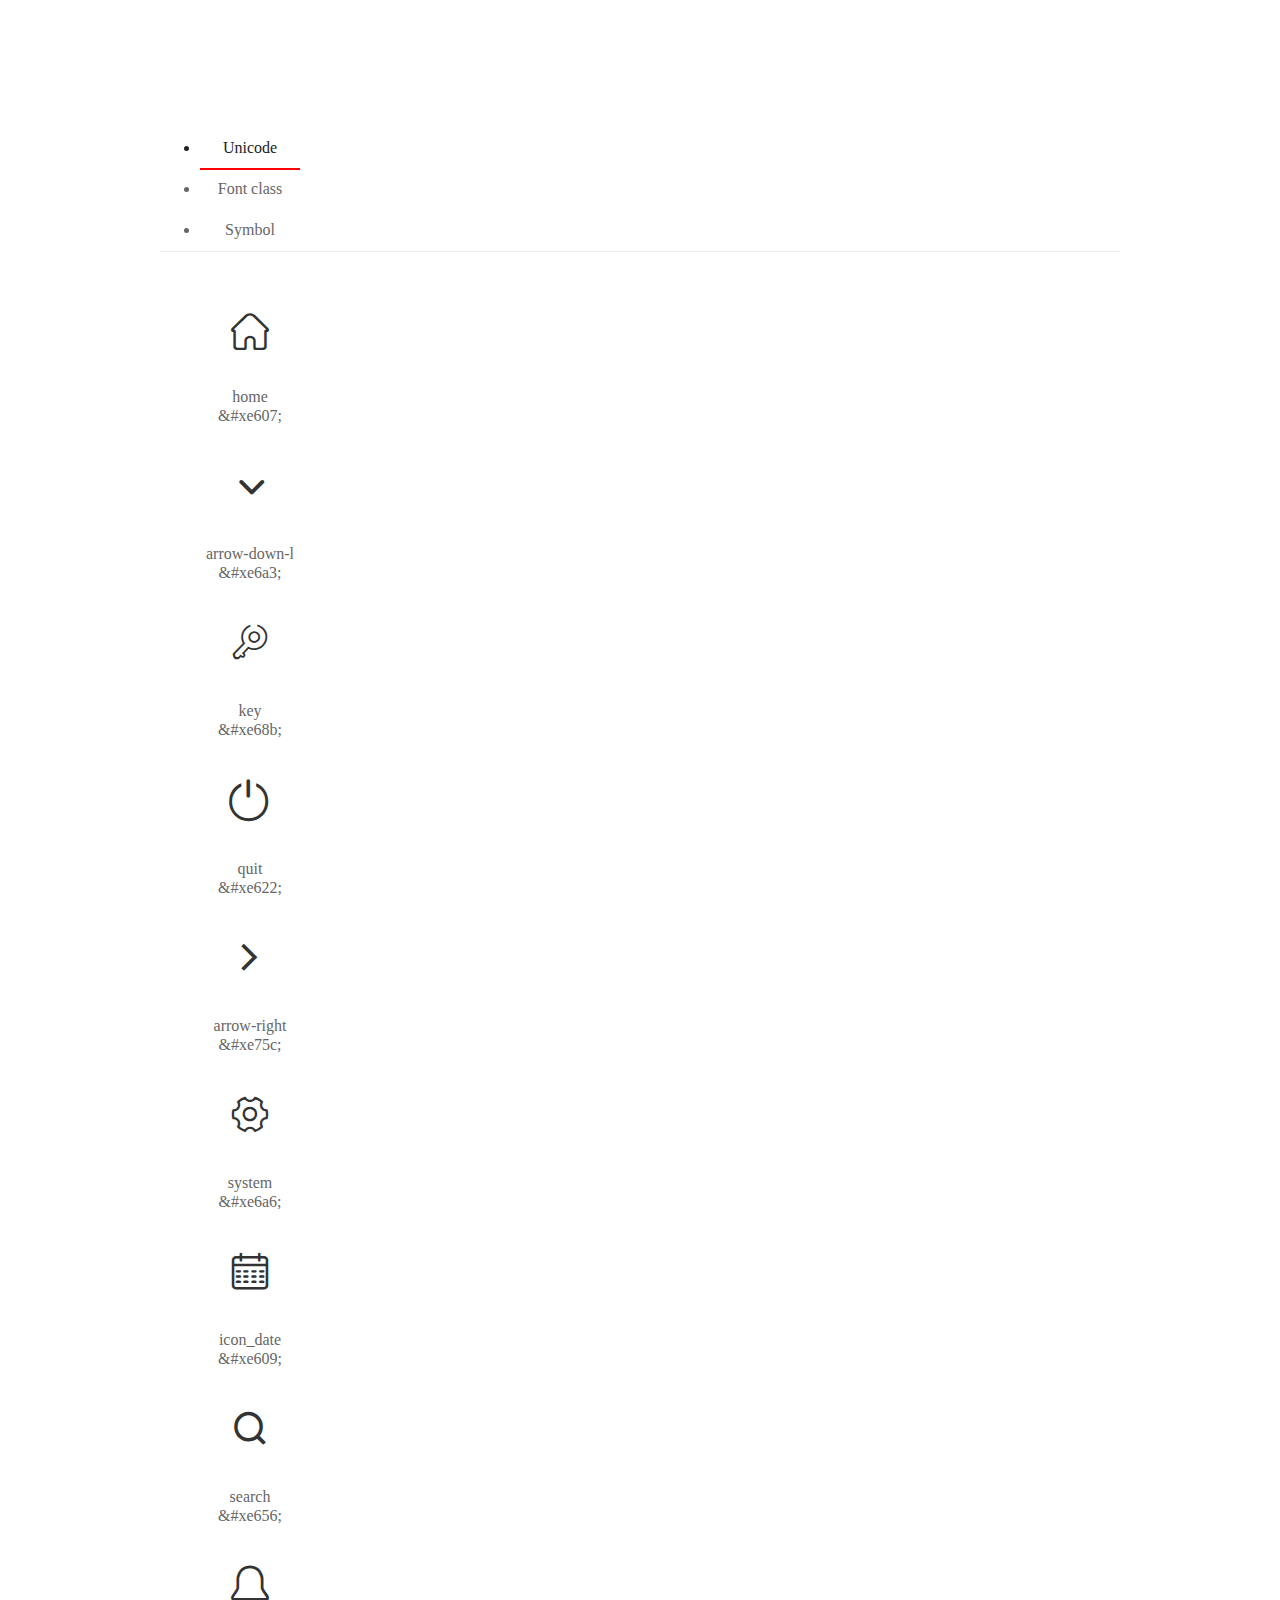
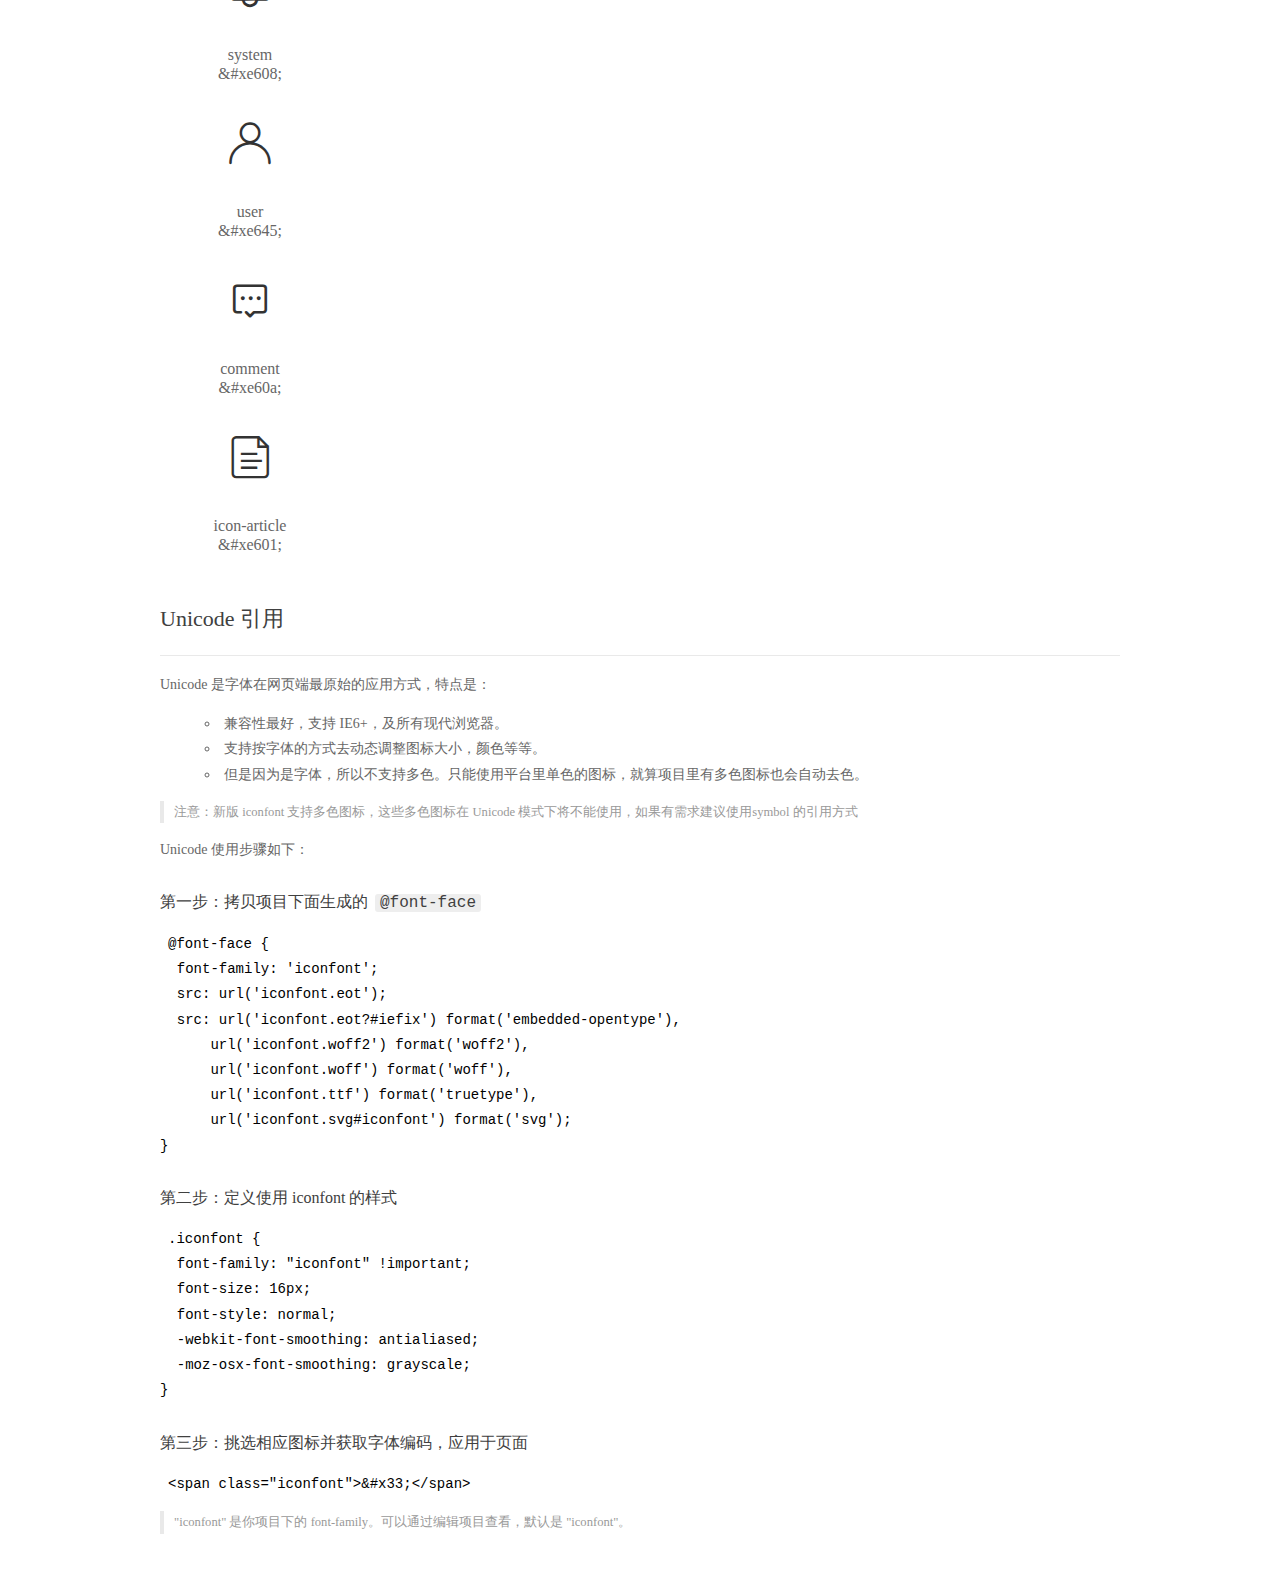
<file: web_back/fonts/demo_index.html>
<!DOCTYPE html>
<html>
<head>
  <meta charset="utf-8"/>
  <title>IconFont Demo</title>
  <link rel="shortcut icon" href="https://gtms04.alicdn.com/tps/i4/TB1_oz6GVXXXXaFXpXXJDFnIXXX-64-64.ico" type="image/x-icon"/>
  <link rel="stylesheet" href="https://g.alicdn.com/thx/cube/1.3.2/cube.min.css">
  <link rel="stylesheet" href="demo.css">
  <link rel="stylesheet" href="iconfont.css">
  <script src="iconfont.js"></script>
  <!-- jQuery -->
  <script src="https://a1.alicdn.com/oss/uploads/2018/12/26/7bfddb60-08e8-11e9-9b04-53e73bb6408b.js"></script>
  <!-- 代码高亮 -->
  <script src="https://a1.alicdn.com/oss/uploads/2018/12/26/a3f714d0-08e6-11e9-8a15-ebf944d7534c.js"></script>
</head>
<body>
  <div class="main">
    <h1 class="logo"><a href="https://www.iconfont.cn/" title="iconfont 首页" target="_blank">&#xe86b;</a></h1>
    <div class="nav-tabs">
      <ul id="tabs" class="dib-box">
        <li class="dib active"><span>Unicode</span></li>
        <li class="dib"><span>Font class</span></li>
        <li class="dib"><span>Symbol</span></li>
      </ul>
      
    </div>
    <div class="tab-container">
      <div class="content unicode" style="display: block;">
          <ul class="icon_lists dib-box">
          
            <li class="dib">
              <span class="icon iconfont">&#xe607;</span>
                <div class="name">home</div>
                <div class="code-name">&amp;#xe607;</div>
              </li>
          
            <li class="dib">
              <span class="icon iconfont">&#xe6a3;</span>
                <div class="name">arrow-down-l</div>
                <div class="code-name">&amp;#xe6a3;</div>
              </li>
          
            <li class="dib">
              <span class="icon iconfont">&#xe68b;</span>
                <div class="name">key</div>
                <div class="code-name">&amp;#xe68b;</div>
              </li>
          
            <li class="dib">
              <span class="icon iconfont">&#xe622;</span>
                <div class="name">quit</div>
                <div class="code-name">&amp;#xe622;</div>
              </li>
          
            <li class="dib">
              <span class="icon iconfont">&#xe75c;</span>
                <div class="name">arrow-right</div>
                <div class="code-name">&amp;#xe75c;</div>
              </li>
          
            <li class="dib">
              <span class="icon iconfont">&#xe6a6;</span>
                <div class="name">system</div>
                <div class="code-name">&amp;#xe6a6;</div>
              </li>
          
            <li class="dib">
              <span class="icon iconfont">&#xe609;</span>
                <div class="name">icon_date</div>
                <div class="code-name">&amp;#xe609;</div>
              </li>
          
            <li class="dib">
              <span class="icon iconfont">&#xe656;</span>
                <div class="name">search</div>
                <div class="code-name">&amp;#xe656;</div>
              </li>
          
            <li class="dib">
              <span class="icon iconfont">&#xe608;</span>
                <div class="name">system</div>
                <div class="code-name">&amp;#xe608;</div>
              </li>
          
            <li class="dib">
              <span class="icon iconfont">&#xe645;</span>
                <div class="name">user</div>
                <div class="code-name">&amp;#xe645;</div>
              </li>
          
            <li class="dib">
              <span class="icon iconfont">&#xe60a;</span>
                <div class="name">comment</div>
                <div class="code-name">&amp;#xe60a;</div>
              </li>
          
            <li class="dib">
              <span class="icon iconfont">&#xe601;</span>
                <div class="name">icon-article</div>
                <div class="code-name">&amp;#xe601;</div>
              </li>
          
          </ul>
          <div class="article markdown">
          <h2 id="unicode-">Unicode 引用</h2>
          <hr>

          <p>Unicode 是字体在网页端最原始的应用方式，特点是：</p>
          <ul>
            <li>兼容性最好，支持 IE6+，及所有现代浏览器。</li>
            <li>支持按字体的方式去动态调整图标大小，颜色等等。</li>
            <li>但是因为是字体，所以不支持多色。只能使用平台里单色的图标，就算项目里有多色图标也会自动去色。</li>
          </ul>
          <blockquote>
            <p>注意：新版 iconfont 支持多色图标，这些多色图标在 Unicode 模式下将不能使用，如果有需求建议使用symbol 的引用方式</p>
          </blockquote>
          <p>Unicode 使用步骤如下：</p>
          <h3 id="-font-face">第一步：拷贝项目下面生成的 <code>@font-face</code></h3>
<pre><code class="language-css"
>@font-face {
  font-family: 'iconfont';
  src: url('iconfont.eot');
  src: url('iconfont.eot?#iefix') format('embedded-opentype'),
      url('iconfont.woff2') format('woff2'),
      url('iconfont.woff') format('woff'),
      url('iconfont.ttf') format('truetype'),
      url('iconfont.svg#iconfont') format('svg');
}
</code></pre>
          <h3 id="-iconfont-">第二步：定义使用 iconfont 的样式</h3>
<pre><code class="language-css"
>.iconfont {
  font-family: "iconfont" !important;
  font-size: 16px;
  font-style: normal;
  -webkit-font-smoothing: antialiased;
  -moz-osx-font-smoothing: grayscale;
}
</code></pre>
          <h3 id="-">第三步：挑选相应图标并获取字体编码，应用于页面</h3>
<pre>
<code class="language-html"
>&lt;span class="iconfont"&gt;&amp;#x33;&lt;/span&gt;
</code></pre>
          <blockquote>
            <p>"iconfont" 是你项目下的 font-family。可以通过编辑项目查看，默认是 "iconfont"。</p>
          </blockquote>
          </div>
      </div>
      <div class="content font-class">
        <ul class="icon_lists dib-box">
          
          <li class="dib">
            <span class="icon iconfont icon-yidiandiantubiao04"></span>
            <div class="name">
              home
            </div>
            <div class="code-name">.icon-yidiandiantubiao04
            </div>
          </li>
          
          <li class="dib">
            <span class="icon iconfont icon-arrowdownl"></span>
            <div class="name">
              arrow-down-l
            </div>
            <div class="code-name">.icon-arrowdownl
            </div>
          </li>
          
          <li class="dib">
            <span class="icon iconfont icon-key"></span>
            <div class="name">
              key
            </div>
            <div class="code-name">.icon-key
            </div>
          </li>
          
          <li class="dib">
            <span class="icon iconfont icon-tuichu"></span>
            <div class="name">
              quit
            </div>
            <div class="code-name">.icon-tuichu
            </div>
          </li>
          
          <li class="dib">
            <span class="icon iconfont icon-previewright"></span>
            <div class="name">
              arrow-right
            </div>
            <div class="code-name">.icon-previewright
            </div>
          </li>
          
          <li class="dib">
            <span class="icon iconfont icon-system"></span>
            <div class="name">
              system
            </div>
            <div class="code-name">.icon-system
            </div>
          </li>
          
          <li class="dib">
            <span class="icon iconfont icon-icondate"></span>
            <div class="name">
              icon_date
            </div>
            <div class="code-name">.icon-icondate
            </div>
          </li>
          
          <li class="dib">
            <span class="icon iconfont icon-search"></span>
            <div class="name">
              search
            </div>
            <div class="code-name">.icon-search
            </div>
          </li>
          
          <li class="dib">
            <span class="icon iconfont icon-system1"></span>
            <div class="name">
              system
            </div>
            <div class="code-name">.icon-system1
            </div>
          </li>
          
          <li class="dib">
            <span class="icon iconfont icon-user"></span>
            <div class="name">
              user
            </div>
            <div class="code-name">.icon-user
            </div>
          </li>
          
          <li class="dib">
            <span class="icon iconfont icon-comment"></span>
            <div class="name">
              comment
            </div>
            <div class="code-name">.icon-comment
            </div>
          </li>
          
          <li class="dib">
            <span class="icon iconfont icon-icon-article"></span>
            <div class="name">
              icon-article
            </div>
            <div class="code-name">.icon-icon-article
            </div>
          </li>
          
        </ul>
        <div class="article markdown">
        <h2 id="font-class-">font-class 引用</h2>
        <hr>

        <p>font-class 是 Unicode 使用方式的一种变种，主要是解决 Unicode 书写不直观，语意不明确的问题。</p>
        <p>与 Unicode 使用方式相比，具有如下特点：</p>
        <ul>
          <li>兼容性良好，支持 IE8+，及所有现代浏览器。</li>
          <li>相比于 Unicode 语意明确，书写更直观。可以很容易分辨这个 icon 是什么。</li>
          <li>因为使用 class 来定义图标，所以当要替换图标时，只需要修改 class 里面的 Unicode 引用。</li>
          <li>不过因为本质上还是使用的字体，所以多色图标还是不支持的。</li>
        </ul>
        <p>使用步骤如下：</p>
        <h3 id="-fontclass-">第一步：引入项目下面生成的 fontclass 代码：</h3>
<pre><code class="language-html">&lt;link rel="stylesheet" href="./iconfont.css"&gt;
</code></pre>
        <h3 id="-">第二步：挑选相应图标并获取类名，应用于页面：</h3>
<pre><code class="language-html">&lt;span class="iconfont icon-xxx"&gt;&lt;/span&gt;
</code></pre>
        <blockquote>
          <p>"
            iconfont" 是你项目下的 font-family。可以通过编辑项目查看，默认是 "iconfont"。</p>
        </blockquote>
      </div>
      </div>
      <div class="content symbol">
          <ul class="icon_lists dib-box">
          
            <li class="dib">
                <svg class="icon svg-icon" aria-hidden="true">
                  <use xlink:href="#icon-yidiandiantubiao04"></use>
                </svg>
                <div class="name">home</div>
                <div class="code-name">#icon-yidiandiantubiao04</div>
            </li>
          
            <li class="dib">
                <svg class="icon svg-icon" aria-hidden="true">
                  <use xlink:href="#icon-arrowdownl"></use>
                </svg>
                <div class="name">arrow-down-l</div>
                <div class="code-name">#icon-arrowdownl</div>
            </li>
          
            <li class="dib">
                <svg class="icon svg-icon" aria-hidden="true">
                  <use xlink:href="#icon-key"></use>
                </svg>
                <div class="name">key</div>
                <div class="code-name">#icon-key</div>
            </li>
          
            <li class="dib">
                <svg class="icon svg-icon" aria-hidden="true">
                  <use xlink:href="#icon-tuichu"></use>
                </svg>
                <div class="name">quit</div>
                <div class="code-name">#icon-tuichu</div>
            </li>
          
            <li class="dib">
                <svg class="icon svg-icon" aria-hidden="true">
                  <use xlink:href="#icon-previewright"></use>
                </svg>
                <div class="name">arrow-right</div>
                <div class="code-name">#icon-previewright</div>
            </li>
          
            <li class="dib">
                <svg class="icon svg-icon" aria-hidden="true">
                  <use xlink:href="#icon-system"></use>
                </svg>
                <div class="name">system</div>
                <div class="code-name">#icon-system</div>
            </li>
          
            <li class="dib">
                <svg class="icon svg-icon" aria-hidden="true">
                  <use xlink:href="#icon-icondate"></use>
                </svg>
                <div class="name">icon_date</div>
                <div class="code-name">#icon-icondate</div>
            </li>
          
            <li class="dib">
                <svg class="icon svg-icon" aria-hidden="true">
                  <use xlink:href="#icon-search"></use>
                </svg>
                <div class="name">search</div>
                <div class="code-name">#icon-search</div>
            </li>
          
            <li class="dib">
                <svg class="icon svg-icon" aria-hidden="true">
                  <use xlink:href="#icon-system1"></use>
                </svg>
                <div class="name">system</div>
                <div class="code-name">#icon-system1</div>
            </li>
          
            <li class="dib">
                <svg class="icon svg-icon" aria-hidden="true">
                  <use xlink:href="#icon-user"></use>
                </svg>
                <div class="name">user</div>
                <div class="code-name">#icon-user</div>
            </li>
          
            <li class="dib">
                <svg class="icon svg-icon" aria-hidden="true">
                  <use xlink:href="#icon-comment"></use>
                </svg>
                <div class="name">comment</div>
                <div class="code-name">#icon-comment</div>
            </li>
          
            <li class="dib">
                <svg class="icon svg-icon" aria-hidden="true">
                  <use xlink:href="#icon-icon-article"></use>
                </svg>
                <div class="name">icon-article</div>
                <div class="code-name">#icon-icon-article</div>
            </li>
          
          </ul>
          <div class="article markdown">
          <h2 id="symbol-">Symbol 引用</h2>
          <hr>

          <p>这是一种全新的使用方式，应该说这才是未来的主流，也是平台目前推荐的用法。相关介绍可以参考这篇<a href="">文章</a>
            这种用法其实是做了一个 SVG 的集合，与另外两种相比具有如下特点：</p>
          <ul>
            <li>支持多色图标了，不再受单色限制。</li>
            <li>通过一些技巧，支持像字体那样，通过 <code>font-size</code>, <code>color</code> 来调整样式。</li>
            <li>兼容性较差，支持 IE9+，及现代浏览器。</li>
            <li>浏览器渲染 SVG 的性能一般，还不如 png。</li>
          </ul>
          <p>使用步骤如下：</p>
          <h3 id="-symbol-">第一步：引入项目下面生成的 symbol 代码：</h3>
<pre><code class="language-html">&lt;script src="./iconfont.js"&gt;&lt;/script&gt;
</code></pre>
          <h3 id="-css-">第二步：加入通用 CSS 代码（引入一次就行）：</h3>
<pre><code class="language-html">&lt;style&gt;
.icon {
  width: 1em;
  height: 1em;
  vertical-align: -0.15em;
  fill: currentColor;
  overflow: hidden;
}
&lt;/style&gt;
</code></pre>
          <h3 id="-">第三步：挑选相应图标并获取类名，应用于页面：</h3>
<pre><code class="language-html">&lt;svg class="icon" aria-hidden="true"&gt;
  &lt;use xlink:href="#icon-xxx"&gt;&lt;/use&gt;
&lt;/svg&gt;
</code></pre>
          </div>
      </div>

    </div>
  </div>
  <script>
  $(document).ready(function () {
      $('.tab-container .content:first').show()

      $('#tabs li').click(function (e) {
        var tabContent = $('.tab-container .content')
        var index = $(this).index()

        if ($(this).hasClass('active')) {
          return
        } else {
          $('#tabs li').removeClass('active')
          $(this).addClass('active')

          tabContent.hide().eq(index).fadeIn()
        }
      })
    })
  </script>
</body>
</html>
</file>
<file: web_back/css/iconfont.css>
@font-face {font-family: "iconfont";
  src: url('../fonts/iconfont.eot?t=1558003957214'); /* IE9 */
  src: url('../fonts/iconfont.eot?t=1558003957214#iefix') format('embedded-opentype'), /* IE6-IE8 */
  url('[data-uri]') format('woff2'),
  url('../fonts/iconfont.woff?t=1558003957214') format('woff'),
  url('../fonts/iconfont.ttf?t=1558003957214') format('truetype'), /* chrome, firefox, opera, Safari, Android, iOS 4.2+ */
  url('../fonts/iconfont.svg?t=1558003957214#iconfont') format('svg'); /* iOS 4.1- */
}

.iconfont {
  font-family: "iconfont" !important;
  font-size: 16px;
  font-style: normal;
  -webkit-font-smoothing: antialiased;
  -moz-osx-font-smoothing: grayscale;
}

.icon-yidiandiantubiao04:before {
  content: "\e607";
}

.icon-arrowdownl:before {
  content: "\e6a3";
}

.icon-key:before {
  content: "\e68b";
}

.icon-tuichu:before {
  content: "\e622";
}

.icon-previewright:before {
  content: "\e75c";
}

.icon-system:before {
  content: "\e6a6";
}

.icon-icondate:before {
  content: "\e609";
}

.icon-search:before {
  content: "\e656";
}

.icon-system1:before {
  content: "\e608";
}

.icon-user:before {
  content: "\e645";
}

.icon-comment:before {
  content: "\e60a";
}

.icon-icon-article:before {
  content: "\e601";
}
</file>
<file: web_back/css/main.css>
body{
    font-family:'MicroSoft YaHei';
    background-color: #f2f3f5;
}
.main_wrap{
    position:fixed;
    width:100%;
    height:100%;
    left:0px;
    top:0px;
    background:url('../images/login_bg.jpg'); 
    background-size:100% 100%; 
  }
.header{
    width:1200px;
    overflow: hidden;
    margin:20px auto 0;
}
.heade .logo{
    float: left;
}
.header .copyright{
    float:right;
    font-size:12px;
    color:#fff;
    text-align:right;
    line-height:20px;
    margin-top:10px;
}
.login_form_con{
    position:absolute;
    left:50%;
    top:50%;
    margin-left:-200px;
    margin-top:-155px;
    width:400px;
    height:310px;
    background-color: #edeff0;
}

.login_form{
    position: relative;
}

.login_form .icon-user{
    position:absolute;
    font-size:16px;
    color:#999;
    left:46px;
    top:7px;
}
.login_form .icon-key{
    position:absolute;
    font-size:18px;
    color:#999;
    left:46px;
    top:70px;
}
.login_title{
    height:60px;
    background:url('../images/login_title.png') center center no-repeat #fff;
}
.input_txt,.input_pass,.input_sub{
    display:block;
    width:334px;
    height:37px;
    padding:0px;
    text-indent:40px;
    border:1px solid #ddd;
    margin:27px auto 0;
    outline:none;
}
.input_sub{
    margin-top:40px;
    height:42px;
    background-color: #19b9e7;
    text-indent:0px;
    font-size:18px;
    color:#fff;
    cursor: pointer;
}
.input_sub:hover{
    background-color: #08a0cc;
}

.sider{
    position:fixed;
    left:0;
    top:0;
    bottom:0;
    width:210px;
    background-color: #323745;
}
.sider .logo{
    display:block;
    height:56px;
    background-color: #242732;
    overflow: hidden;
}
.sider .logo img{
    display:block;
    margin:6px auto 0;
}
.user_info{
    height:79px;
    border-bottom:1px solid #5a5e6b;
}

.user_info img{
    float: left;
    width:40px;
    height:40px;
    border-radius:20px;
    margin:19px 0 0 30px;
}
.user_info span{
    float: left;
    width:120px;
    font-size:12px;
    color:#fff;
    margin:23px 0 0 20px;
}
.user_info b{
    float: left;
    width: 120px;
    font-weight:normal;
    font-size:12px;
    color:#adafb5;
    margin:2px 0 0 20px;
}

.menu .level01{
    height:50px;
    line-height:50px;
}
.menu .level01 a{
    display:block;
    height:50px;
    font-size:12px;
    color:#adafb5;
    overflow: hidden;
}
.menu .level01.active a{
    background-color: #1378f0;
    color:#fff;
}
.menu .level01.active i{
    color:#fff;
}

.menu .level01 a:hover{
    background-color: #1378f0;
    color:#fff;
}
.menu .level01 a:hover i{
    color:#fff;
}
.menu .level01 i{
    color:#61646f;
    font-size:22px;
    float: left;
    margin-left:26px;
}
.menu .level01 span{
    float: left;
    margin-left:10px;
}
.menu .level01 b{
    float: right;
    margin-right:20px;
    font-weight:normal;
    transform:rotate(90deg);
    transition:all 500ms ease;
}

.menu .level01 .rotate0{
    transform:rotate(0deg);
}

.menu .level02{
    background: #242732;
    display:none;
}


.menu .level02 li{
    height:40px;
    line-height:40px;
}
.menu .level02 li a{
    display:block;
    height:40px;
    font-size:12px;
    color:#adafb5;
    overflow: hidden;
}

.menu .level02 li a:hover{
    background-color: #1378f0;
    color:#fff;
}

.menu .level02 li i{
    font-size:12px;
    float: left;
    margin-left:60px;
}
.menu .level02 li span{
    font-size:12px;
    float: left;
    margin-left:5px;
}

.menu .level02 .active a{
    color:#ffae00;
}

.header_bar{
    position:fixed;
    left:210px;
    right:0;
    top:0;
    height:56px;
    background-color: #fff;
}

.main{
    position:fixed;
    left:210px;
    top:56px;
    right:0;
    bottom:0;
    background-color: #f2f3f5;
}

.search_form{
    width:218px;
    height:33px;
    border:1px solid #ddd;
    background-color: #f2f3f5;
    border-radius:16px;
    float: left;
    margin:12px 0 0 27px;
}

.search_form input{
    padding:0px;
    margin:0px;
    border:0px;
    float: left;
    background-color: #f2f3f5;
    font-size:12px;
    width:175px;
    height:31px;
    margin-left:12px;
    outline:none;
   
}

.search_form .icon-search{
    line-height:33px;
    cursor: pointer;
    font-size:18px;
    color:#abaebb;
}
.user_center_link{
    float:right;

}
.user_center_link a{
    line-height:56px;
    font-size:12px;
    color:#999;
    margin-right:15px;
}
.user_center_link a:hover{
    color:#ffae00
}

.user_center_link img{
    width:42px;
    height:42px;
    border-radius:32px;
    margin-right:10px;
}

.spannel_list{
    margin-top:20px;
}

.spannel{
	height:100px;
	overflow:hidden;
	text-align:center;
    position:relative;
    background-color: #fff;
    border:1px solid #e7e7e9;
    margin-bottom:20px;
}

.spannel em{
    font-style:normal;
	font-size:50px;
	line-height:50px;
	display:inline-block;
	margin:10px 0 0 20px;
	font-family:'Arial';
	color:#83a2ed;
}

.spannel span{
	font-size:14px;
	display:inline-block;
	color:#83a2ed;
	margin-left:10px;
}

.spannel b{
	position:absolute;
	left:0;
	bottom:0;
	width:100%;
	line-height:24px;
	background:#e5e5e5;
	color:#333;
	font-size:14px;
	font-weight:normal;
}

.scolor01 em,.scolor01 span{
	color:#6ac6e2;
}

.scolor02 em,.scolor02 span{
	color:#5fd9de;
}

.scolor03 em,.scolor03 span{
	color:#58d88e;
}


.gragh_pannel{
    height:350px;
    border:1px solid #e7e7e9;
    background-color: #fff!important; 
    margin-bottom:20px;  
}

.column_pannel{
    margin-bottom:20px;
    height:400px;
    border:1px solid #e7e7e9;
    background-color: #fff!important;   
}

.common_title{
    line-height:42px;
    background-color: #fbfbfb;
    border:1px solid #e7e7e9;
    margin-top:20px;
    text-indent: 15px;
    font-size:14px;
    color:#333;
}

.common_con{
    border:1px solid #e7e7e9;
    border-top:0px;
    background-color: #fff;
    padding-bottom:20px;
    margin-bottom:20px;
}
.opt_btns{
    margin-top:20px;
}

.mp20{
    margin-top:20px;
}

.pagination{   
   margin:0;
}

.article_form{
    margin-top:20px;
}

.form-group{
    margin-bottom:25px;
}

.form-group label{
    font-weight:normal;
    color:#666;
}

.icon-icondate{
    line-height:16px;
}

.user_pic{
    width:100px;
    height:100px;
    margin-bottom:10px;
}

.article_cover{
    width:200px;
    height:200px;
    margin-bottom:10px;
}
</file>
<file: web_back/js/jedate/css/jedate.css>
/**
 @Name : jeDate V6.5.0 日期控件
 @Author: chen guojun
 @QQ群：516754269
 @官网：http://www.jemui.com/ 或 https://github.com/singod/jeDate
 */
@font-face {font-family: "jedatefont";
    src: url('jedatefont.eot?t=1510763148800'); /* IE9*/
    src: url('jedatefont.eot?t=1510763148800#iefix') format('embedded-opentype'), /* IE6-IE8 */
    url('jedatefont.woff?t=1510763148800') format('woff'),
    url('jedatefont.ttf?t=1510763148800') format('truetype'), /* chrome, firefox, opera, Safari, Android, iOS 4.2+*/
    url('jedatefont.svg?t=1510763148800#jedatefont') format('svg'); /* iOS 4.1- */
}
  
.jedatefont {font-family:"jedatefont" !important;font-style:normal;-webkit-font-smoothing: antialiased;-moz-osx-font-smoothing: grayscale;}
.jedate{height:auto; font-family:'PingFangSC-Light','PingFang SC','Segoe UI','Lucida Grande','NotoSansHans-Light','Microsoft YaHei', '\5FAE\8F6F\96C5\9ED1', STHeiti, 'WenQuanYi Micro Hei', SimSun, sans-serif;font-size:12px; cursor:default;margin: 0;padding: 0;overflow: hidden;position: relative;border-radius:4px;display: inline-block;border: 1px solid #e2e2e2;box-shadow: 0 1px 6px rgba(0,0,0,.15);background-color:#fff;}
.jedate *{margin: 0;padding: 0;list-style-type:none;-webkit-box-sizing:border-box;-moz-box-sizing:border-box;box-sizing:border-box;font-style:normal;font-family:'PingFangSC-Light','PingFang SC','Segoe UI','Lucida Grande','NotoSansHans-Light','Microsoft YaHei', '\5FAE\8F6F\96C5\9ED1', STHeiti, 'WenQuanYi Micro Hei', SimSun, sans-serif;}

.jedate table thead,.jedate table td{border: 1px #fff solid;}
.jedate ul,.jedate ol,.jedate li,.jedate dl{list-style-type:none;font-style:normal;font-weight: 300;}

.jedate .yearprev{left:0;font-size: 14px;}
.jedate .monthprev{left:25px;font-size: 14px;}
.jedate .yearnext{right:0;font-size: 14px;}
.jedate .monthnext{right:25px;font-size: 14px;}
.jedate .jedate-tips{position: absolute; top: 40%; left: 50%;z-index: 800; width: 200px; margin-left: -100px; line-height: 20px; padding: 15px; text-align: center; font-size: 12px; color: #ff0000;background-color: #FFFEF4;border: 1px rgb(247, 206, 57) solid;display: none;}
.jedate .timecontent ul::-webkit-scrollbar,.jedate-menu::-webkit-scrollbar{height:6px;width:6px;margin-right:5px;background-color: #f5f5f5;transition:all 0.3s ease-in-out;border-radius:0px}
.jedate .timecontent ul::-webkit-scrollbar-track,.jedate-menu::-webkit-scrollbar-track { -webkit-border-radius: 0px;border-radius: 0px;}
.jedate .timecontent ul::-webkit-scrollbar-thumb,.jedate-menu::-webkit-scrollbar-thumb{-webkit-border-radius: 0px;border-radius: 0px;background: rgba(0,0,0,0.5); }
.jedate .timecontent ul::-webkit-scrollbar-thumb:hover,.jedate-menu::-webkit-scrollbar-thumb:hover{background:rgba(0,0,0,0.6)}
.jedate .timecontent ul::-webkit-scrollbar-thumb:active,.jedate-menu::-webkit-scrollbar-thumb:active{background:rgba(0,0,0,0.8)}
.jedate .timecontent ul::-webkit-scrollbar-thumb:window-inactive,.jedate-menu::-webkit-scrollbar-thumb:window-inactive {background: rgba(0,0,0,0.4);}
.jedate .jedate-hmsmask{width:100%;display: block;background-color: rgba(0,0,0,.7);background-color:#fff;position: absolute;top: 0;left:0;right:0;bottom: 36px;z-index: 100;}
.jedatetipscon{color:#333; float:left; overflow:hidden;background-color: #FFFEF4; line-height:22px;padding:6px;border: 1px rgb(247, 206, 57) solid;font-style:normal;font-family: Arial, "\5b8b\4f53", 'sans-serif';font-size:12px;font-weight: 300;}
.jedatetipscon p{padding: 0;margin: 0;font-size:12px;}
.jedatetipscon p.red{color: #ff0000;}

.jedate.leftmenu{padding-left: 90px;}
.jedate .jedate-menu{width:90px;position: absolute;top: 0;left:0;bottom: 0;z-index: 10;background: #f2f2f2;border-right: 1px solid #efefef;border-radius: 4px 0 0 4px;overflow:auto;display: block;padding:4px 0;}
.jedate .jedate-menu p{height: 30px;line-height: 30px;padding-left: 8px;overflow:hidden;font-size: 12px;cursor: pointer;}
.jedate .jedate-menu p:hover{background-color: #00A680;color:#FFFFFF;}
.jedate .jedate-wrap{min-width:230px;background: #fff;overflow: hidden;}
.jedate .jedate-pane{width: 230px;float: left;overflow: hidden;}
.jedate .jedate-header{width:100%;height:36px;line-height: 36px;float: left;background-color: #f2f2f2;text-align: center;font-size: 14px;padding: 0 50px;position: relative;}
.jedate .jedate-header em{width:25px;height:36px;line-height: 36px;position:absolute;color: #666;top:0;background-repeat: no-repeat;background-position: center center;cursor: pointer;}
.jedate .jedate-header .ymbtn{padding: 8px;border-radius: 4px;cursor:pointer;font-size: 14px;}
/* .jedate .jedate-header em:hover,.jedate .jedate-header .ymbtn:hover{color: #00A680;} */
.jedate .jedate-content{width:100%;height: 220px;float: left;padding: 5px;overflow: hidden;}
.jedate .jedate-content.bordge{border-left: 1px #e9e9e9 solid;}
.jedate .jedate-content .yeartable,.jedate .jedate-content .monthtable{width: 100%;border-collapse: collapse;border-spacing: 0;border: 1px solid #fff;}
.jedate .jedate-content .yeartable td,.jedate .jedate-content .monthtable td{width:73px;height: 51px;line-height: 51px;text-align:center; position:relative; overflow:hidden;font-size: 14px;}
.jedate .jedate-content .yeartable td span,.jedate .jedate-content .monthtable td span{padding: 8px 10px;border: 1px solid #fff;}
.jedate .jedate-content .yeartable td.action span,.jedate .jedate-content .monthtable td.action span,
.jedate .jedate-content .yeartable td.action span:hover,.jedate .jedate-content .monthtable td.action span:hover{background-color:#00A680;border:1px #00A680 solid;color:#fff;}
.jedate .jedate-content .yeartable td span:hover,.jedate .jedate-content .monthtable td span:hover{background-color:#f2f2f2;border: 1px #f2f2f2 solid;}
.jedate .jedate-content .yeartable td.disabled span,.jedate .jedate-content .monthtable td.disabled span,
.jedate .jedate-content .yeartable td.disabled span:hover,.jedate .jedate-content .monthtable td.disabled span:hover{color:#bbb;background-color:#fff;border: 1px solid #fff;}
.jedate .jedate-content .yeartable td.contain span,.jedate .jedate-content .monthtable td.contain span,
.jedate .jedate-content .yeartable td.contain span:hover,.jedate .jedate-content .monthtable td.contain span:hover{background-color: #D0F0E3;border:1px #D0F0E3 solid;}

.jedate.grid .daystable thead,.jedate.grid .daystable td{border: 1px #f2f2f2 solid;}
.jedate .jedate-content .daystable{width: 100%;border-collapse: collapse;border-spacing: 0;border: 1px solid #fff;}
.jedate .jedate-content .daystable thead{background-color:#fff;}
.jedate .jedate-content .daystable th{width:31px;height:27px;  text-align:center; position:relative; overflow:hidden;font-size: 12px;font-weight: 400;}
.jedate .jedate-content .daystable td{width:31px;height:30px;  text-align:center; position:relative; overflow:hidden;font-size: 14px;font-family: Arial, "\5b8b\4f53", 'sans-serif';}
.jedate .jedate-content .daystable td .nolunar{line-height:29px;font-size: 14px;font-family: Arial, "\5b8b\4f53", 'sans-serif';}
.jedate .jedate-content .daystable td .solar{height:14px;line-height:14px;font-size: 14px;padding-top: 2px;display: block;font-family: Arial, "\5b8b\4f53", 'sans-serif';}
.jedate .jedate-content .daystable td .lunar{height:15px;line-height:15px;font-size: 12px;overflow:hidden;display: block;font-family: Arial, "\5b8b\4f53", 'sans-serif';color: #888;transform: scale(.95);}
.jedate .jedate-content .daystable td.action,.jedate .jedate-content .daystable td.action:hover,
.jedate .jedate-content .daystable td.action .lunar{background-color: #00A680;color:#fff;}
.jedate .jedate-content .daystable td.other,.jedate .jedate-content .daystable td.other .nolunar,.jedate .jedate-content .daystable td.other .lunar{color:#00DDAA;}
.jedate .jedate-content .daystable td.disabled,.jedate .jedate-content .daystable td.disabled .nolunar,.jedate .jedate-content .daystable td.disabled .lunar{ color:#bbb;}
.jedate .jedate-content .daystable td.contain,.jedate .jedate-content .daystable td.contain:hover{background-color: #00DDAA;color:#fff;}
.jedate .jedate-content .daystable td.disabled:hover{background-color:#fff;}
.jedate .jedate-content .daystable td:hover{background-color:#f2f2f2;}
.jedate .jedate-content .daystable td.red{ color:#ff0000;}
.jedate .jedate-content .daystable td .marks{ width:5px; height:5px; background-color:#ff0000; -webkit-border-radius:50%;border-radius:50%; position:absolute; right:2px; top:4px;}
.jedate .jedate-content .daystable td.action .marks{ width:5px; height:5px; background-color:#fff; -webkit-border-radius:50%;border-radius:50%; position:absolute; right:2px; top:4px;}

.jedate .jedate-time{overflow: hidden;padding-bottom: 4px; background-color:#fff;position: absolute;top:0;right: 0;z-index: 150;}
.jedate .jedate-time .timepane{width:230px;float:left;}
.jedate .jedate-time .timeheader{width: 100%;float:left;height: 36px;line-height: 36px;background-color: #f2f2f2;text-align: center;font-size: 14px;position: relative;}
.jedate .jedate-time .timecontent{width: 100%;float:left;}
.jedate .jedate-time .hmstitle{width: 211px;margin: 0 auto;overflow: hidden;padding-top: 4px;text-align: center;}
.jedate .jedate-time .hmstitle p{width: 33.33%;float:left;height: 30px;line-height: 30px;font-size: 13px;}
.jedate .jedate-time .hmslist{width: 211px;margin: 0 auto 6px auto;border: 1px solid #ddd;border-right: none;overflow: hidden;}
.jedate .jedate-time .hmslist .hmsauto{height: 100%;margin: 0;text-align: center;}
.jedate .jedate-time .hmslist ul {width: 70px;height: 174px;float: left;border-right: 1px solid #ddd;overflow: hidden;}
.jedate .jedate-time .hmslist .hmsauto:hover ul {overflow-y: auto}
.jedate .jedate-time .hmslist ul li {width: 130%;padding-left:26px;text-align: left;height: 25px;line-height: 25px;font-size: 14px;font-family: Arial, "\5b8b\4f53", 'sans-serif';}
.jedate .jedate-time .hmslist ul li:hover{background-color: #F2F2F2;}
.jedate .jedate-time .hmslist ul li.action,.jedate-time .hmslist ul li.action:hover{background-color: #00A680;color:#fff;}
.jedate .jedate-time .hmslist ul li.disabled{ background-color: #fbfbfb;color:#ccc;}
.jedate .jedate-time .hmslist ul li.disabled.action{ background-color: #00A680;color:#FFFFFF;filter:Alpha(opacity=30);opacity:.3; }

.jedate .jedate-footbtn{height: 36px;padding: 0 6px;border-top: 1px #e9e9e9 solid;overflow: hidden;}
.jedate .jedate-footbtn .timecon{line-height:28px;padding:0 5px;background-color:#00A680;color:#fff;display:block;float: left;font-size: 12px;margin-top:4px;border-radius:4px;overflow: hidden;}
.jedate .jedate-footbtn .btnscon{line-height:28px;margin-top:4px;display:block;float: right;font-size: 12px;border-radius:4px;overflow: hidden;}
.jedate .jedate-footbtn .btnscon span{float:left; padding:0 5px;border-right: 1px #fff solid;background-color:#00A680;color:#fff;display:block;height:28px;line-height:28px;text-align:center;overflow:hidden;}
.jedate .jedate-footbtn .btnscon span:last-child{border-right:none;}
</file>
<file: web_front/css/main.css>
body{
    font-family:'MicroSoft YaHei';
}
.header{
    width:1020px;
    height:85px;
    margin:0 auto;
}
.logo{
    width:148px;
    height:61px;
    margin-top:12px;
}
.search_form{
    width:391px;
    height:33px;
    margin:26px 0 0 198px;
}
.search_txt{
    width: 343px;
    height: 31px;
    border:1px solid #dddddd;
    float: left;
    padding:0px;
    border-top-left-radius:4px;
    border-bottom-left-radius:4px;
    outline:none;
    text-indent:10px;   
}
.search_btn{
    width:46px;
    height:33px;
    background-color: #0075f3;
    float:left;
    border:0px;
    border-top-right-radius:4px;
    border-bottom-right-radius:4px;
    cursor: pointer;
    outline:none;
}
.fa-search{
    color:#fff;
    font-size: 20px;
}
.link_info{
    height:33px;
    margin-top:20px;
}
.link_info a{
    font-size:14px;
    color:#666;
}
.link_info a:hover{
    color:#0075f3;
}
.fa-user-circle{
    font-size:24px;
    color:#666;
    line-height:33px;
    position: relative;
}

.fa-user-circle{
    margin-left:22px;
}
.fa-user-circle span{
    font-size:14px;
    padding-left:10px;
    vertical-align:middle;
}
.menu_con{
    height:50px;
    background-color: #2a2a2a;
}
.menu{
    width:1020px;
    height:50px;
    margin:0 auto;
}
.menu_collapse{
    width:120px;
    height:50px;
    position:relative;    
}
.menu_collapse i{
    text-indent:10px;
    padding-right:10px;
}
.menu_collapse:hover{
    background-color: #0074f3;
}
.level_one{
    line-height:50px;
    color:#fff;
    font-size:14px;
}

.menu_collapse:hover .level_two{
    display:block;
}
.level_two .up{
   height:6px;
   background:url('../images/up.png') center center no-repeat;
   border-bottom:0px;
}
.level_two{
    position:absolute;
    width:120px;
    left:0;
    top:50px;
    overflow: hidden;
    display:none;
    z-index:999;
}

.level_two li{
    background-color: #2a2a2a;
    border-bottom:1px solid #505050;   
    font-size:14px;
    overflow: hidden;
}
.level_two li:nth-child(2){
    border-top-left-radius:6px;
    border-top-right-radius:6px;
}
.level_two li:last-child{
    border-bottom-left-radius:6px;
    border-bottom-right-radius:6px;
}
.level_two a{
    display:block;
    color:#fff;
    line-height:40px;
    text-indent:10px;
}
.level_two a:hover{
    background-color:#0074f3;
}

.left_menu,.right_menu{
    height:50px;
}
.left_menu li,.right_menu li{
    height:50px;
    float: left;
}
.left_menu li a,.right_menu li a{
    display:block;
    line-height:50px;
    padding:0 15px;
    text-align:center;
    color:#fff;
    font-size:14px;
}
.left_menu li a:hover,.right_menu li a:hover{
    background-color:#0074f3; 
}
.main_con{
    width:1020px;
    margin:20px auto 0;
}
.left_con{
    width:750px;
    float: left;
}
.right_con{
    width:250px;
    float:right;
}

.focus_list{
    width:750px;
    height:278px;
}
.focus_list li{
    width:165px;
    height:134px;
    float: left;
    margin:0 0 10px 10px;
    position: relative;
}
.focus_list li img{
    width:165px;
    height:134px;
}

.focus_list li p{
    position: absolute;
    width:100%;
    height:24px;
    left:0;
    bottom:0;
    background-color:rgba(0,0,0,0.6);
    text-align:center;
    line-height:24px;
    color:#fff;
    font-size:14px;
    overflow:hidden;
    text-overflow:ellipsis;
    white-space:nowrap
}

.focus_list .first{
    width:400px;
    height:278px;
    margin:0 0 10px 0;
}

.focus_list .first img{
    width:400px;
    height:278px;
}

.common_title{
    height:36px;
    margin-top:15px;
    border-bottom:2px solid #eee;
}

.common_title h3{
    float:left;
    line-height:36px;
    border-bottom:2px solid #0074f3;
    padding-right:10px;
    font-size:18px;
    color:#000;
}
.common_title .fa-edit{
    color:#0074f3;
}
.common_title .more{
    float:right;
    line-height:36px;
    color:#bbb;
}
.common_title .more:hover{
    color:#0074f3;
}

.common_news_list{
    height:135px;
    padding-left:195px;
    position: relative;
    margin-top:20px;
    padding-bottom:20px;
    border-bottom:1px solid #ddd;
    overflow: hidden;
}
.common_news_list .list_pic{
    position:absolute;
    width:180px;
    height:135px;
    left:0;
    top:0;
}
.common_news_list .list_pic img{
    width:180px;
    height:135px;
}
.common_news_list h4{
    font-size:18px;
    line-height:20px;
    font-weight:bold;
    width:100%;
    overflow:hidden;
    text-overflow:ellipsis;
    white-space:nowrap;
    margin-top:-1px;
}

.common_news_list h4 a{
    color:#444;
}
.common_news_list h4 a:hover{
    color:#1a4a7d;
}
.common_news_list p{
    font-size:12px;
    color:#666;
    line-height:22px;
    margin-top:12px;
}

.new_info{
    overflow: hidden;
    margin-top:20px;
}

.new_info span{
    font-size:12px;
    color:#999;
    float: left;
}
.new_info b{
    font-size:12px;
    color:#999;
    float: right;
    font-weight:normal;
}

.common_wrap{
    border:1px solid #eeeeee;
    margin-bottom:15px;
}

.common_wrap h3{
    line-height:32px;
    background-color: #f3f3f3;
    padding-left:15px;
    color:#000;
    font-size:16px;
}

.common_wrap h3 i{
    color:#0075f4;
    padding-right:10px;
}

.content_list{
    margin:5px 15px;
}

.content_list li{
    height:36px;
    border-bottom:1px dashed #e6e6e6;
    overflow: hidden;
}
.content_list li:last-child{
    border-bottom:0px;
}

.content_list li span{
    float: left;
    width:18px;
    height:18px;
    background-color: #999999;
    text-align:center;
    line-height:18px;
    color:#fff;
    font-size:12px;
    margin-top:9px;
}
.content_list li .first{
    background-color: #fd8c84;
}
.content_list li .second{
    background-color: #7fd75a;
}
.content_list li .third{
    background-color: #60c4fd;
}

.content_list li a{
    float:left;
    font-size:12px;
    line-height:36px;
    margin-left:10px;
    color:#666;
    width:190px;
    overflow:hidden;
    text-overflow:ellipsis;
    white-space:nowrap;
}

.guanzhu_list li a{
    margin-left:0px;
    width:220px;
}

.comment_list li{
    height:59px;
}

.comment_list li span{
    width:40px;
    height:40px;
    line-height:40px;
    font-size:20px;
    background-color: #0a76b7;
    border-radius:50%;
    margin:10px 10px 0 0;
}

.comment_list li b,.comment_list li strong{
    font-size:12px;
    font-weight:normal;
    float: left;
    width:168px;
    color:#999;
    margin-top:10px;
    overflow:hidden;
    text-overflow:ellipsis;
    white-space:nowrap;
}
.comment_list li strong{
    margin-top:5px; 
}

.comment_list li em{
    font-style:normal;
    color:#333;
    padding-right:10px;
}

.content_list li a:hover{
    color:#1a4a7d;
}

.footer{
    margin-top:30px;
    background-color: #262f38;
    padding-bottom:20px;
}

.foot_link{text-align:center;margin-top:20px;}
.foot_link a,.foot_link span{color:#fff;font-size:12px;}
.foot_link a:hover{color:#0075f4}
.foot_link span{padding:0 10px}
.footer p{text-align:center; margin-top:10px;font-size:12px; color:#fff;}

.setfl{
    float: left;
}
.setfr{
    float: right;
}
.list_title{
    width:750px;
    height:25px;
    background:url('../images/list_title_bg.png') no-repeat;
}
.list_title h3{
    font-size:18px;
    color:#000;
    line-height:25px;
    border-left:2px solid #528dff;
    padding-left:15px;
}
.ui-pagination-container{
	text-align:center;
	margin-top:20px;
}
.ui-pagination-container .ui-pagination-page-item:hover{
	color:#528dff;
	border-color:#528dff;
}
.ui-pagination-container .ui-pagination-page-item{
	background:none;
	font-size:12px;
}
.ui-pagination-container .ui-pagination-page-item.active{
	background:#528dff;
	border-color:#528dff;
}
.ui-pagination-container .ui-pagination-page-item:hover{
	color:#333;
}
.breadcrumb{
    font-size:12px;
    color:#999;
}
.breadcrumb a{
    color:#333;
}
.article_title{
    text-align:center;
    font-size:24px;
    color:#666;
    margin-top:34px;
    line-height:30px;
}
.article_info{
    text-align:center;
    font-size:12px;
    color:#999;
    border-bottom:1px solid #ddd;
    padding:20px 0 15px 0;
}

.article_con p{
    margin:20px 0;
    font-size:14px;
    line-height:24px;
    color:#666;
    text-indent:28px;
}

.article_links{
    font-size:12px;
    color:#999;
    line-height:24px;
    margin-top:60px;
}

.article_links a{
    color:#999;
}

.article_links a:hover{
    color:#528dff;
}

.comment_form{
	margin-top:50px;
	overflow:hidden;
}

.form_group{
    overflow: hidden;
    margin-bottom:15px;
}

.form_group label{
    width:80px;
    float:left;
    font-size:12px;
    color:#333;
    text-align:right;
    line-height:24px;
}
.form_group .comment_input{
	float:left;
	width:648px;
	height:60px;
	border-radius:4px;
	padding:10px;
	outline:none;
    border:1px solid #ddd;
    font-family:'Microsoft YaHei';
}
.form_group .comment_name{
	float:left;
	width:300px;
	height:24px;
	border-radius:4px;
	outline:none;
    border:1px solid #ddd;
    text-indent:10px;
}

.form_group .comment_sub{
	float:right;
	width:58px;
	height:28px;
	border:1px solid #ddd;
	background:#fff;
	border-radius:4px;
	cursor:pointer;
}
.comment_form .comment_sub:hover{
	background:#2185ed;
	color:#fff;
}

.comment_count{
    font-size: 16px;
    color: #333;
    border-bottom: 1px solid #ebebeb;
    padding: 12px 0
}

.comment_detail_list{
	border-bottom:1px solid #ebebeb;
	overflow:hidden;
	margin-top:15px;
	padding-bottom:15px;
}


.comment_detail_list .person_pic{
	width:40px;
    height:40px;
    line-height:40px;
    font-size:20px;
    background-color: #0a76b7;
    border-radius:50%;
    color:#fff;
    text-align:center;
}

.comment_detail_list .person_pic img{
	width:40px;
	height:40px;
	border-radius:20px;
}

.name_time{
	width:680px;
	font-size: 14px;
    font-weight: 700;
    line-height:16px;
    color: #333;
    margin:0 0 5px 20px;
}
.name_time b{
    float: left;
}
.name_time span{
    float: right;
    font-size:12px;
    color:#999
}

.comment_text{
	width:680px;
	font-size: 14px;
    line-height: 20px;
    color: #333;
    margin:5px 0 0 20px;
    text-align:justify;
}
</file>
<file: web_back/fonts/demo.css>
/* Logo 字体 */
@font-face {
  font-family: "iconfont logo";
  src: url('https://at.alicdn.com/t/font_985780_km7mi63cihi.eot?t=1545807318834');
  src: url('https://at.alicdn.com/t/font_985780_km7mi63cihi.eot?t=1545807318834#iefix') format('embedded-opentype'),
    url('https://at.alicdn.com/t/font_985780_km7mi63cihi.woff?t=1545807318834') format('woff'),
    url('https://at.alicdn.com/t/font_985780_km7mi63cihi.ttf?t=1545807318834') format('truetype'),
    url('https://at.alicdn.com/t/font_985780_km7mi63cihi.svg?t=1545807318834#iconfont') format('svg');
}

.logo {
  font-family: "iconfont logo";
  font-size: 160px;
  font-style: normal;
  -webkit-font-smoothing: antialiased;
  -moz-osx-font-smoothing: grayscale;
}

/* tabs */
.nav-tabs {
  position: relative;
}

.nav-tabs .nav-more {
  position: absolute;
  right: 0;
  bottom: 0;
  height: 42px;
  line-height: 42px;
  color: #666;
}

#tabs {
  border-bottom: 1px solid #eee;
}

#tabs li {
  cursor: pointer;
  width: 100px;
  height: 40px;
  line-height: 40px;
  text-align: center;
  font-size: 16px;
  border-bottom: 2px solid transparent;
  position: relative;
  z-index: 1;
  margin-bottom: -1px;
  color: #666;
}


#tabs .active {
  border-bottom-color: #f00;
  color: #222;
}

.tab-container .content {
  display: none;
}

/* 页面布局 */
.main {
  padding: 30px 100px;
  width: 960px;
  margin: 0 auto;
}

.main .logo {
  color: #333;
  text-align: left;
  margin-bottom: 30px;
  line-height: 1;
  height: 110px;
  margin-top: -50px;
  overflow: hidden;
  *zoom: 1;
}

.main .logo a {
  font-size: 160px;
  color: #333;
}

.helps {
  margin-top: 40px;
}

.helps pre {
  padding: 20px;
  margin: 10px 0;
  border: solid 1px #e7e1cd;
  background-color: #fffdef;
  overflow: auto;
}

.icon_lists {
  width: 100% !important;
  overflow: hidden;
  *zoom: 1;
}

.icon_lists li {
  width: 100px;
  margin-bottom: 10px;
  margin-right: 20px;
  text-align: center;
  list-style: none !important;
  cursor: default;
}

.icon_lists li .code-name {
  line-height: 1.2;
}

.icon_lists .icon {
  display: block;
  height: 100px;
  line-height: 100px;
  font-size: 42px;
  margin: 10px auto;
  color: #333;
  -webkit-transition: font-size 0.25s linear, width 0.25s linear;
  -moz-transition: font-size 0.25s linear, width 0.25s linear;
  transition: font-size 0.25s linear, width 0.25s linear;
}

.icon_lists .icon:hover {
  font-size: 100px;
}

.icon_lists .svg-icon {
  /* 通过设置 font-size 来改变图标大小 */
  width: 1em;
  /* 图标和文字相邻时，垂直对齐 */
  vertical-align: -0.15em;
  /* 通过设置 color 来改变 SVG 的颜色/fill */
  fill: currentColor;
  /* path 和 stroke 溢出 viewBox 部分在 IE 下会显示
      normalize.css 中也包含这行 */
  overflow: hidden;
}

.icon_lists li .name,
.icon_lists li .code-name {
  color: #666;
}

/* markdown 样式 */
.markdown {
  color: #666;
  font-size: 14px;
  line-height: 1.8;
}

.highlight {
  line-height: 1.5;
}

.markdown img {
  vertical-align: middle;
  max-width: 100%;
}

.markdown h1 {
  color: #404040;
  font-weight: 500;
  line-height: 40px;
  margin-bottom: 24px;
}

.markdown h2,
.markdown h3,
.markdown h4,
.markdown h5,
.markdown h6 {
  color: #404040;
  margin: 1.6em 0 0.6em 0;
  font-weight: 500;
  clear: both;
}

.markdown h1 {
  font-size: 28px;
}

.markdown h2 {
  font-size: 22px;
}

.markdown h3 {
  font-size: 16px;
}

.markdown h4 {
  font-size: 14px;
}

.markdown h5 {
  font-size: 12px;
}

.markdown h6 {
  font-size: 12px;
}

.markdown hr {
  height: 1px;
  border: 0;
  background: #e9e9e9;
  margin: 16px 0;
  clear: both;
}

.markdown p {
  margin: 1em 0;
}

.markdown>p,
.markdown>blockquote,
.markdown>.highlight,
.markdown>ol,
.markdown>ul {
  width: 80%;
}

.markdown ul>li {
  list-style: circle;
}

.markdown>ul li,
.markdown blockquote ul>li {
  margin-left: 20px;
  padding-left: 4px;
}

.markdown>ul li p,
.markdown>ol li p {
  margin: 0.6em 0;
}

.markdown ol>li {
  list-style: decimal;
}

.markdown>ol li,
.markdown blockquote ol>li {
  margin-left: 20px;
  padding-left: 4px;
}

.markdown code {
  margin: 0 3px;
  padding: 0 5px;
  background: #eee;
  border-radius: 3px;
}

.markdown strong,
.markdown b {
  font-weight: 600;
}

.markdown>table {
  border-collapse: collapse;
  border-spacing: 0px;
  empty-cells: show;
  border: 1px solid #e9e9e9;
  width: 95%;
  margin-bottom: 24px;
}

.markdown>table th {
  white-space: nowrap;
  color: #333;
  font-weight: 600;
}

.markdown>table th,
.markdown>table td {
  border: 1px solid #e9e9e9;
  padding: 8px 16px;
  text-align: left;
}

.markdown>table th {
  background: #F7F7F7;
}

.markdown blockquote {
  font-size: 90%;
  color: #999;
  border-left: 4px solid #e9e9e9;
  padding-left: 0.8em;
  margin: 1em 0;
}

.markdown blockquote p {
  margin: 0;
}

.markdown .anchor {
  opacity: 0;
  transition: opacity 0.3s ease;
  margin-left: 8px;
}

.markdown .waiting {
  color: #ccc;
}

.markdown h1:hover .anchor,
.markdown h2:hover .anchor,
.markdown h3:hover .anchor,
.markdown h4:hover .anchor,
.markdown h5:hover .anchor,
.markdown h6:hover .anchor {
  opacity: 1;
  display: inline-block;
}

.markdown>br,
.markdown>p>br {
  clear: both;
}


.hljs {
  display: block;
  background: white;
  padding: 0.5em;
  color: #333333;
  overflow-x: auto;
}

.hljs-comment,
.hljs-meta {
  color: #969896;
}

.hljs-string,
.hljs-variable,
.hljs-template-variable,
.hljs-strong,
.hljs-emphasis,
.hljs-quote {
  color: #df5000;
}

.hljs-keyword,
.hljs-selector-tag,
.hljs-type {
  color: #a71d5d;
}

.hljs-literal,
.hljs-symbol,
.hljs-bullet,
.hljs-attribute {
  color: #0086b3;
}

.hljs-section,
.hljs-name {
  color: #63a35c;
}

.hljs-tag {
  color: #333333;
}

.hljs-title,
.hljs-attr,
.hljs-selector-id,
.hljs-selector-class,
.hljs-selector-attr,
.hljs-selector-pseudo {
  color: #795da3;
}

.hljs-addition {
  color: #55a532;
  background-color: #eaffea;
}

.hljs-deletion {
  color: #bd2c00;
  background-color: #ffecec;
}

.hljs-link {
  text-decoration: underline;
}

/* 代码高亮 */
/* PrismJS 1.15.0
https://prismjs.com/download.html#themes=prism&languages=markup+css+clike+javascript */
/**
 * prism.js default theme for JavaScript, CSS and HTML
 * Based on dabblet (http://dabblet.com)
 * @author Lea Verou
 */
code[class*="language-"],
pre[class*="language-"] {
  color: black;
  background: none;
  text-shadow: 0 1px white;
  font-family: Consolas, Monaco, 'Andale Mono', 'Ubuntu Mono', monospace;
  text-align: left;
  white-space: pre;
  word-spacing: normal;
  word-break: normal;
  word-wrap: normal;
  line-height: 1.5;

  -moz-tab-size: 4;
  -o-tab-size: 4;
  tab-size: 4;

  -webkit-hyphens: none;
  -moz-hyphens: none;
  -ms-hyphens: none;
  hyphens: none;
}

pre[class*="language-"]::-moz-selection,
pre[class*="language-"] ::-moz-selection,
code[class*="language-"]::-moz-selection,
code[class*="language-"] ::-moz-selection {
  text-shadow: none;
  background: #b3d4fc;
}

pre[class*="language-"]::selection,
pre[class*="language-"] ::selection,
code[class*="language-"]::selection,
code[class*="language-"] ::selection {
  text-shadow: none;
  background: #b3d4fc;
}

@media print {

  code[class*="language-"],
  pre[class*="language-"] {
    text-shadow: none;
  }
}

/* Code blocks */
pre[class*="language-"] {
  padding: 1em;
  margin: .5em 0;
  overflow: auto;
}

:not(pre)>code[class*="language-"],
pre[class*="language-"] {
  background: #f5f2f0;
}

/* Inline code */
:not(pre)>code[class*="language-"] {
  padding: .1em;
  border-radius: .3em;
  white-space: normal;
}

.token.comment,
.token.prolog,
.token.doctype,
.token.cdata {
  color: slategray;
}

.token.punctuation {
  color: #999;
}

.namespace {
  opacity: .7;
}

.token.property,
.token.tag,
.token.boolean,
.token.number,
.token.constant,
.token.symbol,
.token.deleted {
  color: #905;
}

.token.selector,
.token.attr-name,
.token.string,
.token.char,
.token.builtin,
.token.inserted {
  color: #690;
}

.token.operator,
.token.entity,
.token.url,
.language-css .token.string,
.style .token.string {
  color: #9a6e3a;
  background: hsla(0, 0%, 100%, .5);
}

.token.atrule,
.token.attr-value,
.token.keyword {
  color: #07a;
}

.token.function,
.token.class-name {
  color: #DD4A68;
}

.token.regex,
.token.important,
.token.variable {
  color: #e90;
}

.token.important,
.token.bold {
  font-weight: bold;
}

.token.italic {
  font-style: italic;
}

.token.entity {
  cursor: help;
}
</file>
<file: web_back/fonts/iconfont.css>
@font-face {font-family: "iconfont";
  src: url('iconfont.eot?t=1558003957214'); /* IE9 */
  src: url('iconfont.eot?t=1558003957214#iefix') format('embedded-opentype'), /* IE6-IE8 */
  url('[data-uri]') format('woff2'),
  url('iconfont.woff?t=1558003957214') format('woff'),
  url('iconfont.ttf?t=1558003957214') format('truetype'), /* chrome, firefox, opera, Safari, Android, iOS 4.2+ */
  url('iconfont.svg?t=1558003957214#iconfont') format('svg'); /* iOS 4.1- */
}

.iconfont {
  font-family: "iconfont" !important;
  font-size: 16px;
  font-style: normal;
  -webkit-font-smoothing: antialiased;
  -moz-osx-font-smoothing: grayscale;
}

.icon-yidiandiantubiao04:before {
  content: "\e607";
}

.icon-arrowdownl:before {
  content: "\e6a3";
}

.icon-key:before {
  content: "\e68b";
}

.icon-tuichu:before {
  content: "\e622";
}

.icon-previewright:before {
  content: "\e75c";
}

.icon-system:before {
  content: "\e6a6";
}

.icon-icondate:before {
  content: "\e609";
}

.icon-search:before {
  content: "\e656";
}

.icon-system1:before {
  content: "\e608";
}

.icon-user:before {
  content: "\e645";
}

.icon-comment:before {
  content: "\e60a";
}

.icon-icon-article:before {
  content: "\e601";
}
</file>
